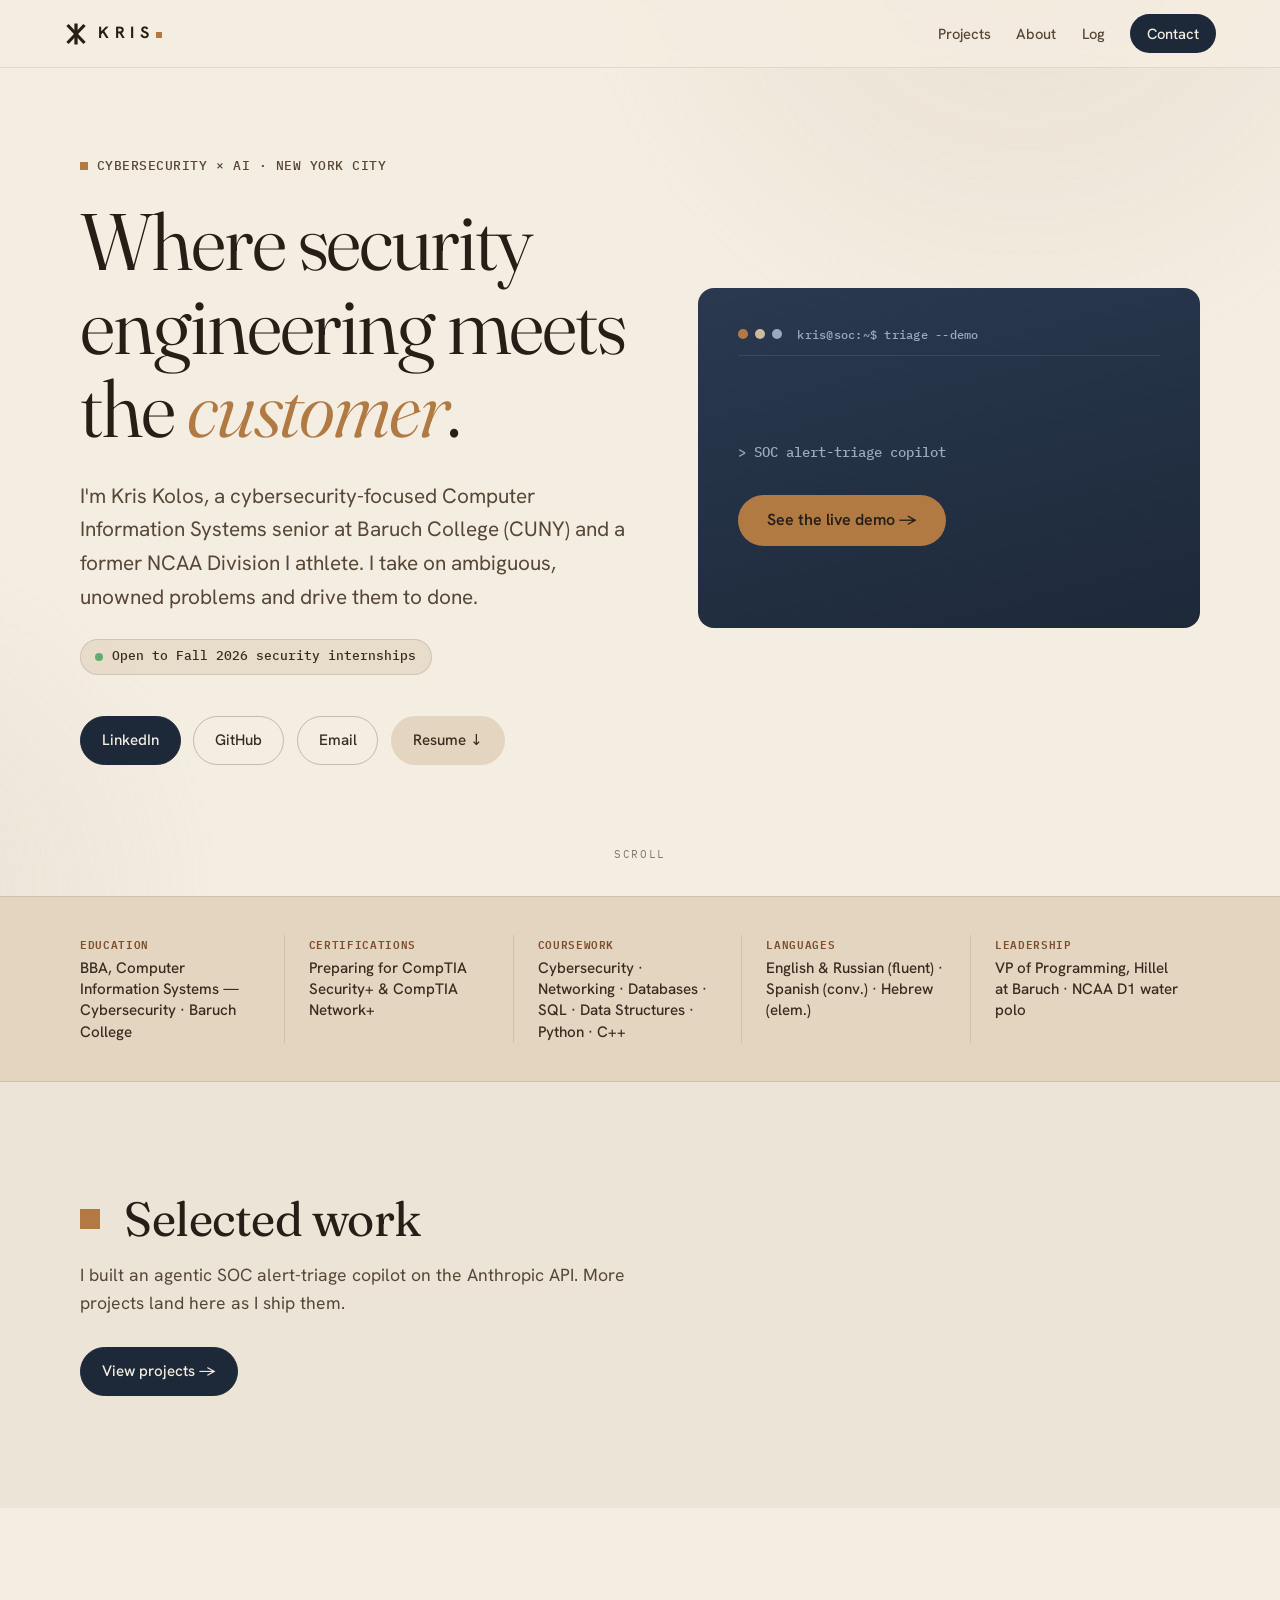
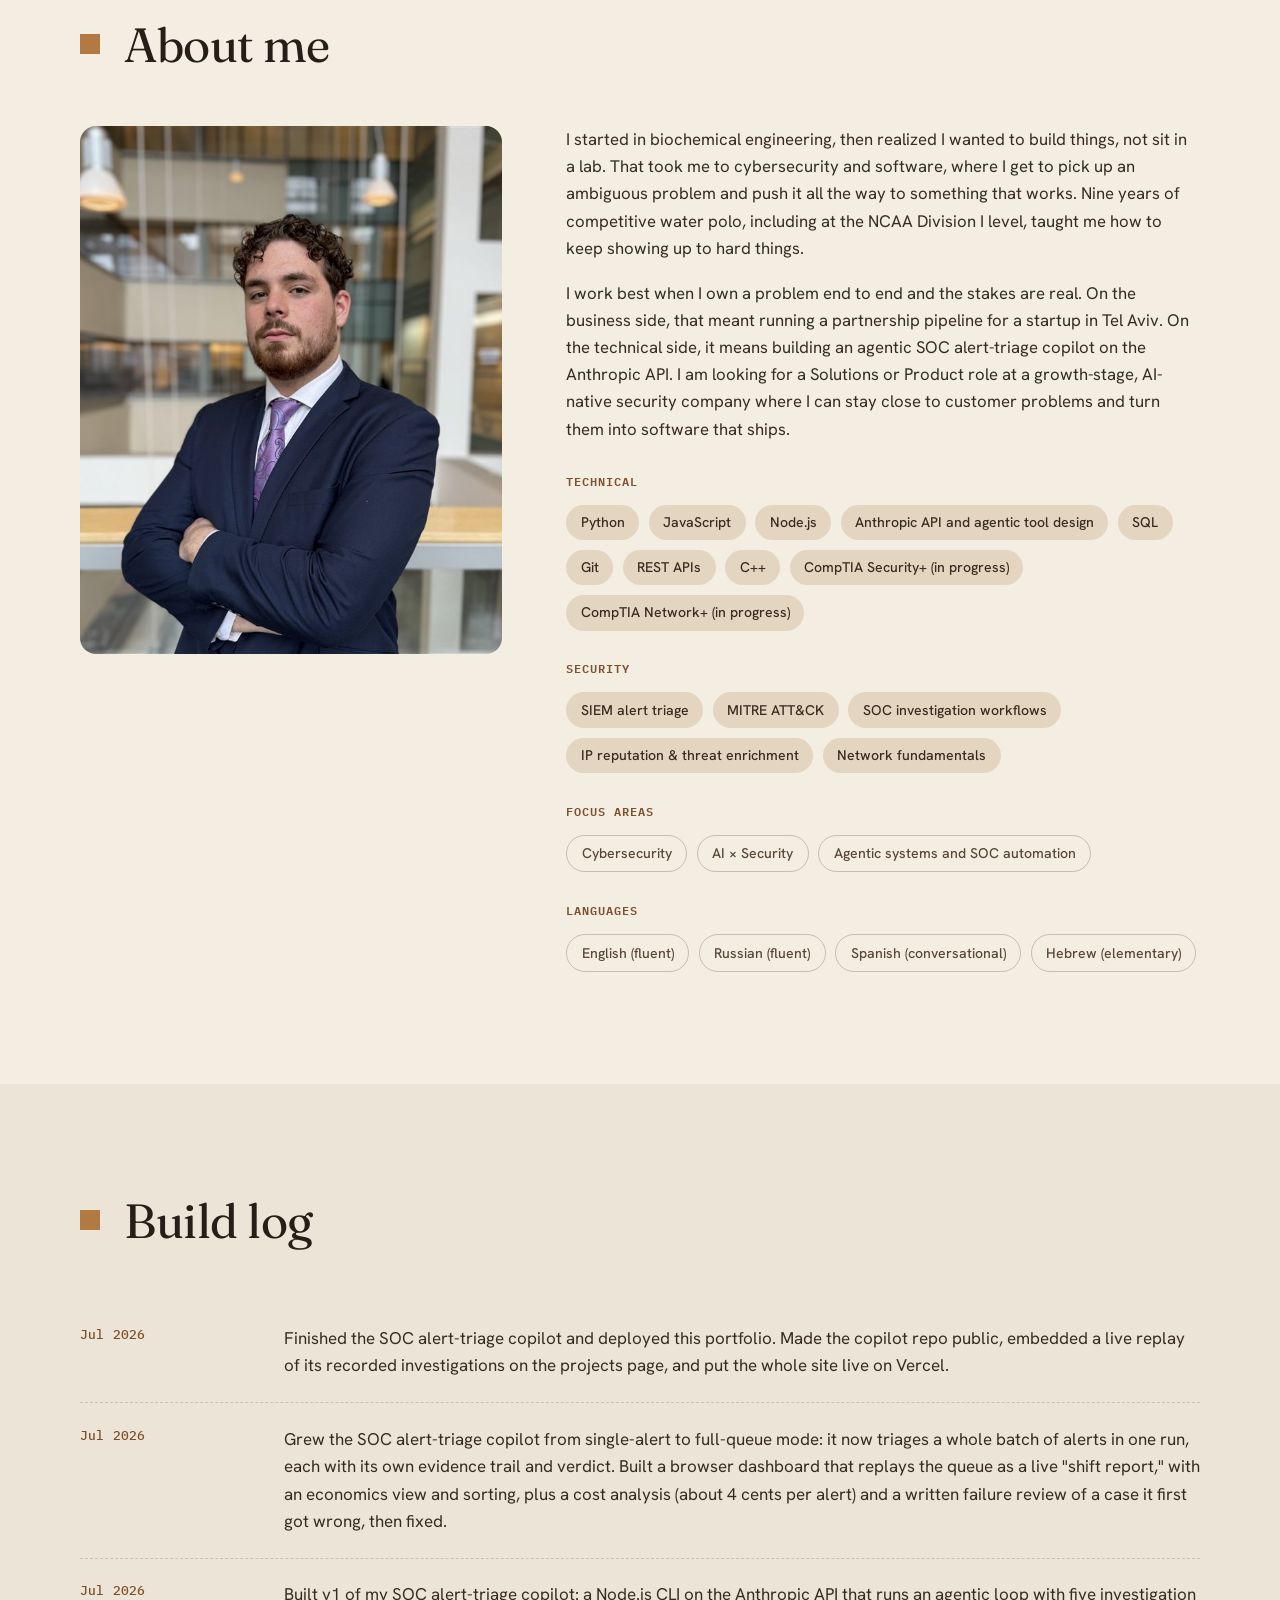
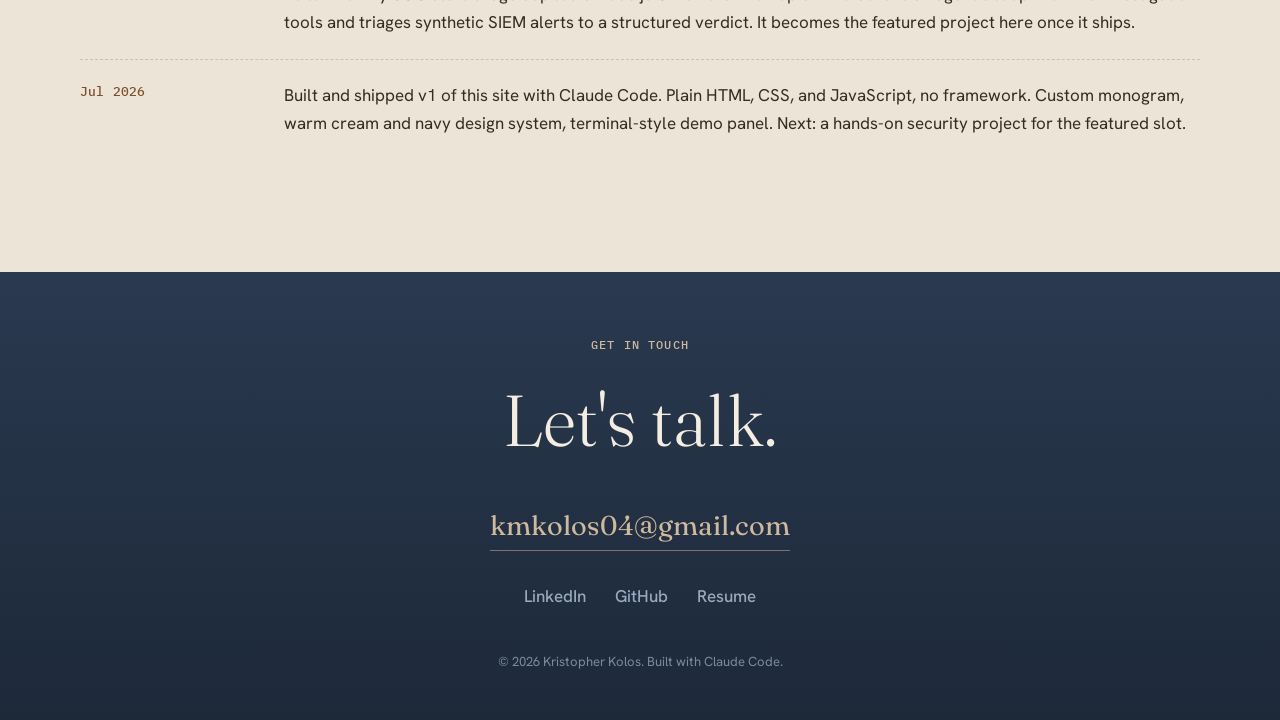
<file: index.html>
<!DOCTYPE html>
<html lang="en">
<head>
  <meta charset="UTF-8" />
  <meta name="viewport" content="width=device-width, initial-scale=1.0" />
  <title>Kris Kolos — Cybersecurity & AI</title>
  <meta name="description" content="Kris Kolos — Computer Information Systems senior at Baruch College, concentrating in cybersecurity and focused on security × AI. New York City." />

  <!-- Favicon (KK monogram mark) -->
  <link rel="icon" type="image/svg+xml" href="favicon.svg" />

  <!-- Social preview (shown when the link is shared on LinkedIn, iMessage, Slack, etc.)
       We'll add the preview image (og:image) when the site goes live and has a real web address. -->
  <meta property="og:type" content="website" />
  <meta property="og:title" content="Kris Kolos — Cybersecurity & AI" />
  <meta property="og:description" content="Computer Information Systems senior at Baruch College, concentrating in cybersecurity and focused on security × AI. New York City." />
  <meta name="twitter:card" content="summary_large_image" />

  <!-- Type system, three voices:
       Fraunces (editorial serif, headlines) · Hanken Grotesk (body) · IBM Plex Mono (labels/data, the "machine" voice) -->
  <link rel="preconnect" href="https://fonts.googleapis.com" />
  <link rel="preconnect" href="https://fonts.gstatic.com" crossorigin />
  <link href="https://fonts.googleapis.com/css2?family=Fraunces:ital,opsz,wght@0,9..144,300..700;1,9..144,400..600&family=Hanken+Grotesk:wght@400;500;600;700&family=IBM+Plex+Mono:wght@400;500;600&display=swap" rel="stylesheet" />

  <link rel="stylesheet" href="styles.css?v=2" />
</head>
<body>

  <!-- ============ STICKY NAV ============ -->
  <header class="nav" id="top">
    <div class="nav__inner">
      <a href="#top" class="nav__brand" aria-label="Kris Kolos — back to top">
        <svg class="nav__mark" viewBox="0 0 96 96" fill="none" stroke="currentColor" stroke-width="13" aria-hidden="true">
          <line x1="48" y1="6" x2="48" y2="90" />
          <line x1="14" y1="12" x2="82" y2="84" />
          <line x1="82" y1="12" x2="14" y2="84" />
        </svg>
        <span class="nav__word">KRIS<span class="nav__sq"></span></span>
      </a>
      <button class="nav__toggle" aria-label="Open menu" aria-expanded="false">
        <span></span><span></span><span></span>
      </button>
      <nav class="nav__links">
        <a href="projects.html">Projects</a>
        <a href="#about">About</a>
        <a href="#now">Log</a>
        <a href="#contact" class="nav__cta">Contact</a>
      </nav>
    </div>
  </header>

  <main>

    <!-- ============ HERO (two columns: pitch + live terminal) ============ -->
    <section class="hero">
      <div class="hero__grid">
        <div class="hero__inner">
          <p class="hero__eyebrow">Cybersecurity × AI · New York City</p>
          <h1 class="hero__headline">
            Where security engineering meets the <em>customer</em>.
          </h1>
          <p class="hero__sub">
            I'm Kris Kolos, a cybersecurity-focused Computer Information Systems senior at
            Baruch College (CUNY) and a former NCAA Division I athlete. I take on ambiguous,
            unowned problems and drive them to done.
          </p>
          <p class="hero__status"><span class="hero__dot"></span> Open to Fall 2026 security internships</p>
          <div class="hero__links">
            <a class="btn btn--solid" href="https://www.linkedin.com/in/KKOLOS" target="_blank" rel="noopener">LinkedIn</a>
            <a class="btn" href="https://github.com/KMKolos" target="_blank" rel="noopener">GitHub</a>
            <a class="btn" href="mailto:kmkolos04@gmail.com">Email</a>
            <a class="btn btn--ghost" href="resume.pdf?v=3" target="_blank" rel="noopener">Resume ↓</a>
          </div>
        </div>

        <div class="hero__visual">
          <div class="demo">
            <div class="demo__bar">
              <span class="demo__dot"></span><span class="demo__dot"></span><span class="demo__dot"></span>
              <code>kris@soc:~$ triage --demo</code>
            </div>
            <div class="demo__stage demo__stage--teaser">
              <p class="demo__readout">&gt; SOC alert-triage copilot</p>
              <a class="demo__btn demo__cta" href="projects.html#featured">See the live demo →</a>
            </div>
          </div>
        </div>
      </div>
      <div class="hero__scroll">Scroll</div>
    </section>

    <!-- ============ CREDENTIALS STRIP (fast-credibility row) ============ -->
    <section class="creds" aria-label="Credentials at a glance">
      <div class="creds__inner">
        <div class="creds__item">
          <span class="creds__label">Education</span>
          <span class="creds__value">BBA, Computer Information Systems — Cybersecurity · Baruch College</span>
        </div>
        <div class="creds__item">
          <span class="creds__label">Certifications</span>
          <span class="creds__value">Preparing for CompTIA Security+ &amp; CompTIA Network+</span>
        </div>
        <div class="creds__item">
          <span class="creds__label">Coursework</span>
          <span class="creds__value">Cybersecurity · Networking · Databases · SQL · Data Structures · Python · C++</span>
        </div>
        <div class="creds__item">
          <span class="creds__label">Languages</span>
          <span class="creds__value">English &amp; Russian (fluent) · Spanish (conv.) · Hebrew (elem.)</span>
        </div>
        <div class="creds__item">
          <span class="creds__label">Leadership</span>
          <span class="creds__value">VP of Programming, Hillel at Baruch · NCAA D1 water polo</span>
        </div>
      </div>
    </section>

    <!-- ============ SELECTED WORK (teaser → projects.html) ============ -->
    <section class="workcta" id="work">
      <div class="workcta__inner">
        <h2 class="section__title">Selected work</h2>
        <p class="workcta__lead">
          I built an agentic SOC alert-triage copilot on the Anthropic API. More projects
          land here as I ship them.
        </p>
        <a class="btn btn--solid workcta__btn" href="projects.html">View projects →</a>
      </div>
    </section>

    <!-- ============ ABOUT ============ -->
    <section class="about" id="about">
      <div class="section__head">
        <h2 class="section__title">About me</h2>
      </div>

      <div class="about__grid">
        <div class="about__photo">
          <div class="about__photoframe" id="headshot">
            <img src="headshot.jpg?v=1" alt="Kris Kolos" />
          </div>
        </div>
        <div class="about__body">
          <p>
            I started in biochemical engineering, then realized I wanted to build things, not sit
            in a lab. That took me to cybersecurity and software, where I get to pick up an
            ambiguous problem and push it all the way to something that works. Nine years of
            competitive water polo, including at the NCAA Division I level, taught me how to keep
            showing up to hard things.
          </p>
          <p>
            I work best when I own a problem end to end and the stakes are real. On the business
            side, that meant running a partnership pipeline for a startup in Tel Aviv. On the
            technical side, it means building an agentic SOC alert-triage copilot on the Anthropic
            API. I am looking for a Solutions or Product role at a growth-stage, AI-native security
            company where I can stay close to customer problems and turn them into software that ships.
          </p>

          <h3 class="about__skillshead">Technical</h3>
          <ul class="skills">
            <li>Python</li>
            <li>JavaScript</li>
            <li>Node.js</li>
            <li>Anthropic API and agentic tool design</li>
            <li>SQL</li>
            <li>Git</li>
            <li>REST APIs</li>
            <li>C++</li>
            <li>CompTIA Security+ (in progress)</li>
            <li>CompTIA Network+ (in progress)</li>
          </ul>

          <h3 class="about__skillshead">Security</h3>
          <ul class="skills">
            <li>SIEM alert triage</li>
            <li>MITRE ATT&amp;CK</li>
            <li>SOC investigation workflows</li>
            <li>IP reputation &amp; threat enrichment</li>
            <li>Network fundamentals</li>
          </ul>

          <h3 class="about__skillshead">Focus areas</h3>
          <ul class="skills skills--alt">
            <li>Cybersecurity</li>
            <li>AI × Security</li>
            <li>Agentic systems and SOC automation</li>
          </ul>

          <h3 class="about__skillshead">Languages</h3>
          <ul class="skills skills--alt">
            <li>English (fluent)</li>
            <li>Russian (fluent)</li>
            <li>Spanish (conversational)</li>
            <li>Hebrew (elementary)</li>
          </ul>
        </div>
      </div>
    </section>

    <!-- ============ NOW / BUILD LOG ============ -->
    <section class="now" id="now">
      <div class="section__head">
        <h2 class="section__title">Build log</h2>
      </div>

      <ol class="log">
        <!-- To add an entry: copy a log__item block and paste it at the TOP (newest first) -->
        <li class="log__item">
          <time class="log__date">Jul 2026</time>
          <p class="log__text">Finished the SOC alert-triage copilot and deployed this portfolio. Made the copilot repo public, embedded a live replay of its recorded investigations on the projects page, and put the whole site live on Vercel.</p>
        </li>
        <li class="log__item">
          <time class="log__date">Jul 2026</time>
          <p class="log__text">Grew the SOC alert-triage copilot from single-alert to full-queue mode: it now triages a whole batch of alerts in one run, each with its own evidence trail and verdict. Built a browser dashboard that replays the queue as a live "shift report," with an economics view and sorting, plus a cost analysis (about 4 cents per alert) and a written failure review of a case it first got wrong, then fixed.</p>
        </li>
        <li class="log__item">
          <time class="log__date">Jul 2026</time>
          <p class="log__text">Built v1 of my SOC alert-triage copilot: a Node.js CLI on the Anthropic API that runs an agentic loop with five investigation tools and triages synthetic SIEM alerts to a structured verdict. It becomes the featured project here once it ships.</p>
        </li>
        <li class="log__item">
          <time class="log__date">Jul 2026</time>
          <p class="log__text">Built and shipped v1 of this site with Claude Code. Plain HTML, CSS, and JavaScript, no framework. Custom monogram, warm cream and navy design system, terminal-style demo panel. Next: a hands-on security project for the featured slot.</p>
        </li>
      </ol>
    </section>

    <!-- ============ WRITING PREVIEWS ============
         HIDDEN FOR NOW: an empty blog reads as abandoned. When you have 2+ real
         pieces, just ask me to "turn the writing section back on" and I'll un-hide this.
    <section class="writing" id="writing">
      <div class="section__head">
        <h2 class="section__title">Things I've been thinking about</h2>
      </div>

      <div class="writing__list">
        <a class="post" href="#">
          <span class="post__date">Placeholder date</span>
          <h3 class="post__title">An essay title goes here</h3>
          <p class="post__excerpt">A one or two line preview of the piece, just enough to make someone want to click.</p>
          <span class="post__more">Read →</span>
        </a>
        <a class="post" href="#">
          <span class="post__date">Placeholder date</span>
          <h3 class="post__title">A second piece of writing</h3>
          <p class="post__excerpt">A one or two line preview of the piece, just enough to make someone want to click.</p>
          <span class="post__more">Read →</span>
        </a>
        <a class="post" href="#">
          <span class="post__date">Placeholder date</span>
          <h3 class="post__title">A third short post</h3>
          <p class="post__excerpt">A one or two line preview of the piece, just enough to make someone want to click.</p>
          <span class="post__more">Read →</span>
        </a>
      </div>
    </section>
    ============ END WRITING ============ -->

  </main>

  <!-- ============ CONTACT FOOTER ============ -->
  <footer class="contact" id="contact">
    <div class="contact__inner">
      <p class="contact__kicker">Get in touch</p>
      <h2 class="contact__headline">Let's talk.</h2>
      <a class="contact__email" href="mailto:kmkolos04@gmail.com">kmkolos04@gmail.com</a>
      <div class="contact__links">
        <a href="https://www.linkedin.com/in/KKOLOS" target="_blank" rel="noopener">LinkedIn</a>
        <a href="https://github.com/KMKolos" target="_blank" rel="noopener">GitHub</a>
        <a href="resume.pdf?v=3" target="_blank" rel="noopener">Resume</a>
      </div>
      <p class="contact__fine">© <span id="year"></span> Kristopher Kolos. Built with Claude Code.</p>
    </div>
  </footer>

  <script src="main.js"></script>
</body>
</html>
</file>
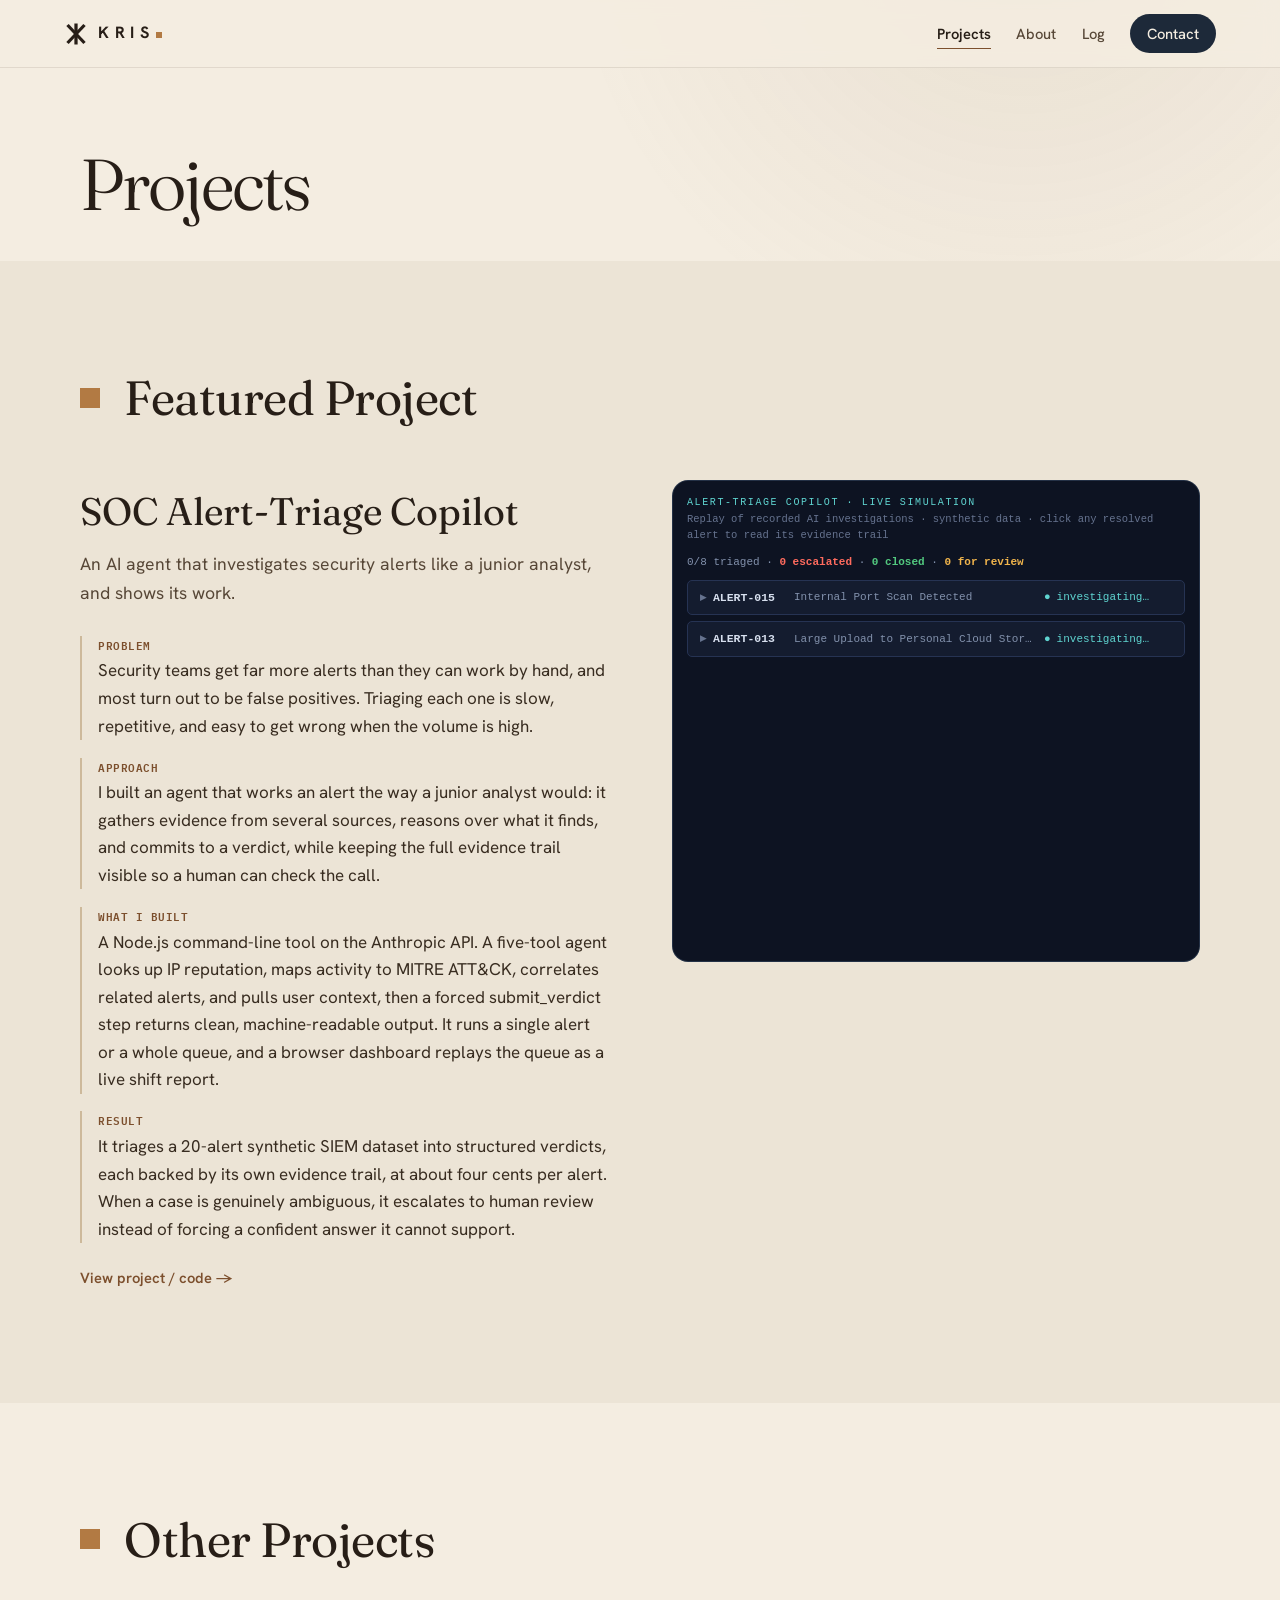
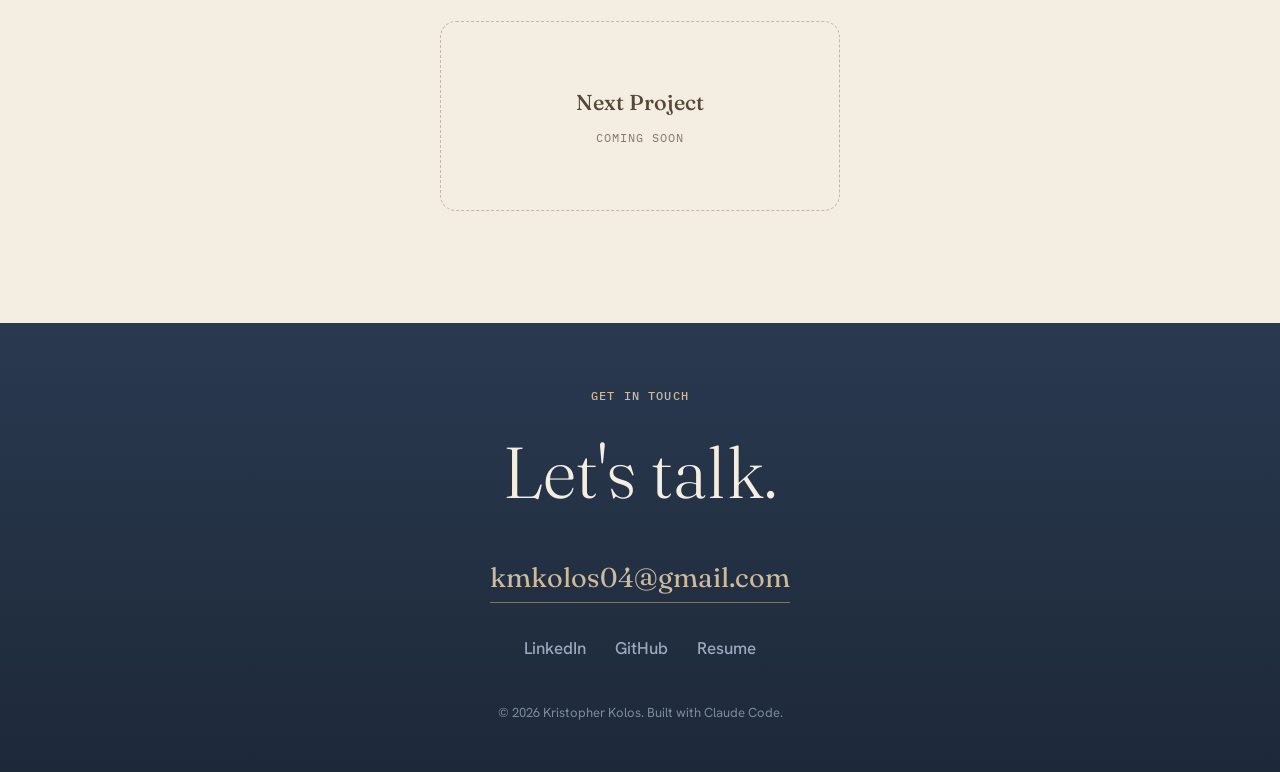
<file: projects.html>
<!DOCTYPE html>
<html lang="en">
<head>
  <meta charset="UTF-8" />
  <meta name="viewport" content="width=device-width, initial-scale=1.0" />
  <title>Projects — Kris Kolos</title>
  <meta name="description" content="Projects by Kris Kolos — cybersecurity and AI, including an agentic SOC alert-triage copilot." />

  <link rel="icon" type="image/svg+xml" href="favicon.svg" />

  <meta property="og:type" content="website" />
  <meta property="og:title" content="Projects — Kris Kolos" />
  <meta property="og:description" content="Cybersecurity and AI projects, including an agentic SOC alert-triage copilot." />
  <meta name="twitter:card" content="summary_large_image" />

  <link rel="preconnect" href="https://fonts.googleapis.com" />
  <link rel="preconnect" href="https://fonts.gstatic.com" crossorigin />
  <link href="https://fonts.googleapis.com/css2?family=Fraunces:ital,opsz,wght@0,9..144,300..700;1,9..144,400..600&family=Hanken+Grotesk:wght@400;500;600;700&family=IBM+Plex+Mono:wght@400;500;600&display=swap" rel="stylesheet" />

  <link rel="stylesheet" href="styles.css?v=2" />
</head>
<body>

  <!-- ============ STICKY NAV ============ -->
  <header class="nav" id="top">
    <div class="nav__inner">
      <a href="index.html" class="nav__brand" aria-label="Kris Kolos — home">
        <svg class="nav__mark" viewBox="0 0 96 96" fill="none" stroke="currentColor" stroke-width="13" aria-hidden="true">
          <line x1="48" y1="6" x2="48" y2="90" />
          <line x1="14" y1="12" x2="82" y2="84" />
          <line x1="82" y1="12" x2="14" y2="84" />
        </svg>
        <span class="nav__word">KRIS<span class="nav__sq"></span></span>
      </a>
      <button class="nav__toggle" aria-label="Open menu" aria-expanded="false">
        <span></span><span></span><span></span>
      </button>
      <nav class="nav__links">
        <a href="projects.html" class="active">Projects</a>
        <a href="index.html#about">About</a>
        <a href="index.html#now">Log</a>
        <a href="#contact" class="nav__cta">Contact</a>
      </nav>
    </div>
  </header>

  <main>

    <!-- ============ PAGE HEADER ============ -->
    <section class="pagehead">
      <div class="pagehead__inner">
        <h1 class="pagehead__title">Projects</h1>
      </div>
    </section>

    <!-- ============ FEATURED PROJECT ============ -->
    <section class="featured" id="featured">
      <div class="section__head">
        <h2 class="section__title">Featured Project</h2>
      </div>

      <div class="featured__grid">
        <div class="featured__text">
          <h3 class="featured__name">SOC Alert-Triage Copilot</h3>
          <p class="featured__tagline">An AI agent that investigates security alerts like a junior analyst, and shows its work.</p>
          <dl class="paps">
            <div><dt>Problem</dt><dd>Security teams get far more alerts than they can work by hand, and most turn out to be false positives. Triaging each one is slow, repetitive, and easy to get wrong when the volume is high.</dd></div>
            <div><dt>Approach</dt><dd>I built an agent that works an alert the way a junior analyst would: it gathers evidence from several sources, reasons over what it finds, and commits to a verdict, while keeping the full evidence trail visible so a human can check the call.</dd></div>
            <div><dt>What I built</dt><dd>A Node.js command-line tool on the Anthropic API. A five-tool agent looks up IP reputation, maps activity to MITRE ATT&amp;CK, correlates related alerts, and pulls user context, then a forced submit_verdict step returns clean, machine-readable output. It runs a single alert or a whole queue, and a browser dashboard replays the queue as a live shift report.</dd></div>
            <div><dt>Result</dt><dd>It triages a 20-alert synthetic SIEM dataset into structured verdicts, each backed by its own evidence trail, at about four cents per alert. When a case is genuinely ambiguous, it escalates to human review instead of forcing a confident answer it cannot support.</dd></div>
          </dl>
          <a class="proj-link" href="https://github.com/KMKolos/alert-triage-copilot" target="_blank" rel="noopener">View project / code →</a>
        </div>

        <!-- Live demo: self-contained replay of recorded copilot investigations -->
        <div class="featured__interactive">
          <div class="mediaslot mediaslot--live">
            <iframe src="soc-demo.html" title="Live demo: SOC alert-triage copilot replaying recorded investigations" loading="lazy"></iframe>
          </div>
        </div>
      </div>
    </section>

    <!-- ============ OTHER PROJECTS GRID ============ -->
    <section class="work" id="otherwork">
      <div class="section__head">
        <h2 class="section__title">Other Projects</h2>
      </div>

      <!-- Single placeholder slot for now; add real cards here later (each: card w/ head + paps) -->
      <div class="work__grid work__grid--single">
        <article class="card card--next">
          <h3 class="card__title">Next Project</h3>
          <span class="card__next-note">Coming soon</span>
        </article>
      </div>
    </section>

  </main>

  <!-- ============ CONTACT FOOTER ============ -->
  <footer class="contact" id="contact">
    <div class="contact__inner">
      <p class="contact__kicker">Get in touch</p>
      <h2 class="contact__headline">Let's talk.</h2>
      <a class="contact__email" href="mailto:kmkolos04@gmail.com">kmkolos04@gmail.com</a>
      <div class="contact__links">
        <a href="https://www.linkedin.com/in/KKOLOS" target="_blank" rel="noopener">LinkedIn</a>
        <a href="https://github.com/KMKolos" target="_blank" rel="noopener">GitHub</a>
        <a href="resume.pdf?v=3" target="_blank" rel="noopener">Resume</a>
      </div>
      <p class="contact__fine">© <span id="year"></span> Kristopher Kolos. Built with Claude Code.</p>
    </div>
  </footer>

  <script src="main.js"></script>
</body>
</html>
</file>
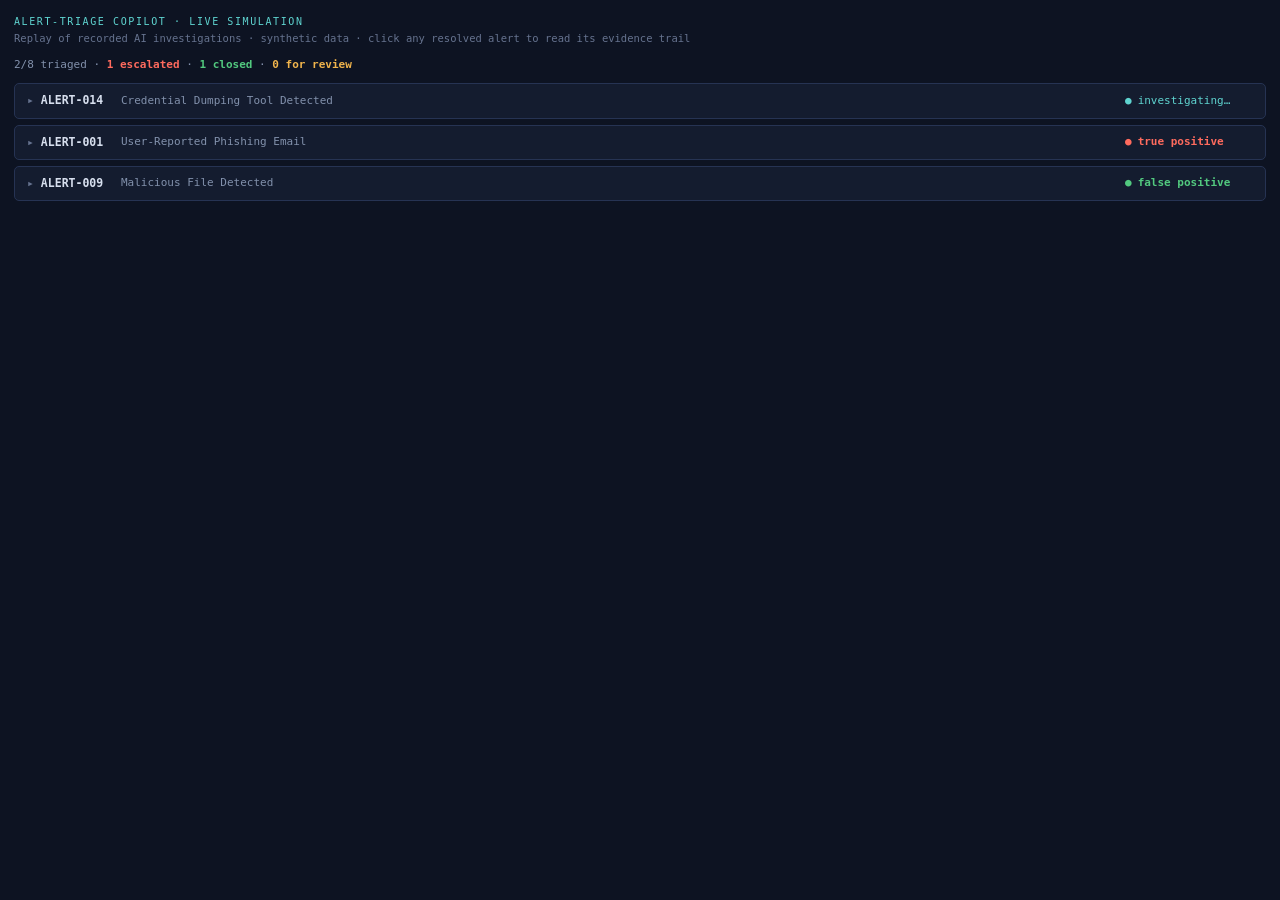
<file: soc-demo.html>
<!DOCTYPE html>
<html lang="en">
<head>
<meta charset="utf-8">
<meta name="viewport" content="width=device-width, initial-scale=1">
<title>SOC Alert-Triage Copilot — Live Simulation</title>
<style>
  :root {
    --ink: #0d1322; --panel: #141c2f; --panel-2: #1a2440; --line: #263353;
    --text: #d7dfee; --muted: #8291ac; --dim: #66738f;
    --tp: #ff6b5e; --fp: #52c97f; --rev: #f0b44c; --tool: #5fd4d0;
    --mono: "Cascadia Mono", Consolas, "SF Mono", ui-monospace, monospace;
  }
  * { box-sizing: border-box; margin: 0; }
  html, body { height: 100%; }
  body {
    background: var(--ink); color: var(--text);
    font-family: var(--mono); font-size: 12px; line-height: 1.5;
    padding: 14px 14px 18px; overflow-y: auto;
  }
  .eyebrow { color: var(--tool); font-size: 10px; letter-spacing: 0.16em; text-transform: uppercase; }
  .sub { color: var(--dim); font-size: 10.5px; margin-top: 2px; }
  .counters { color: var(--muted); font-size: 11px; margin: 10px 0 10px; }
  .counters b.tp { color: var(--tp); } .counters b.fp { color: var(--fp); } .counters b.rev { color: var(--rev); }

  .rowline { display: grid; grid-template-columns: 84px 1fr 128px; gap: 10px; align-items: center; }
  .case { background: var(--panel); border: 1px solid var(--line); border-radius: 5px; margin-bottom: 6px; }
  .case[open] { border-color: #35476f; }
  summary { list-style: none; cursor: pointer; padding: 8px 12px; }
  summary::-webkit-details-marker { display: none; }
  summary:hover { background: var(--panel-2); }
  summary:focus-visible { outline: 2px solid var(--tool); outline-offset: -2px; }
  .aid { font-weight: 700; font-size: 11.5px; }
  .aid::before { content: "▸ "; color: var(--dim); }
  details[open] .aid::before { content: "▾ "; }
  .rule { color: var(--muted); font-size: 11px; overflow: hidden; text-overflow: ellipsis; white-space: nowrap; }
  .chip { font-weight: 700; font-size: 11px; }
  .chip::before { content: "●"; margin-right: 6px; }
  .chip.tp { color: var(--tp); } .chip.fp { color: var(--fp); } .chip.rev { color: var(--rev); }
  .chip.inv { color: var(--tool); font-weight: 400; }
  .pending .rowline { padding: 8px 12px; }
  @media (prefers-reduced-motion: no-preference) {
    .chip.inv::before { animation: invpulse 1.1s ease-in-out infinite; }
    @keyframes invpulse { 50% { opacity: 0.2; } }
  }

  .trail { border-top: 1px solid var(--line); padding: 12px 14px 14px; border-left: 3px solid var(--line); }
  .tpb .trail { border-left-color: var(--tp); }
  .fpb .trail { border-left-color: var(--fp); }
  .revb .trail { border-left-color: var(--rev); }
  .reason { color: var(--dim); white-space: pre-wrap; overflow-wrap: anywhere; margin: 10px 0; font-size: 11px; max-height: 150px; overflow-y: auto; }
  .tline { color: var(--tool); margin-top: 6px; overflow-wrap: anywhere; font-size: 11px; }
  .tres { color: var(--muted); overflow-wrap: anywhere; font-size: 11px; }
  .verdictbox { border-top: 1px solid var(--line); margin-top: 12px; padding-top: 10px; }
  .verdictbox .headline { margin-bottom: 6px; }
  .verdictbox p { margin: 6px 0; font-size: 11.5px; }
  .mitre span { border: 1px solid var(--line); border-radius: 4px; padding: 0 6px; margin-right: 5px; color: var(--muted); font-size: 10.5px; }
  .actions { margin: 6px 0 0 16px; font-size: 11px; }
  .actions li { margin: 4px 0; }
</style>
</head>
<body>
  <div class="eyebrow">Alert-Triage Copilot · Live Simulation</div>
  <div class="sub" id="sub">Replay of recorded AI investigations · synthetic data · click any resolved alert to read its evidence trail</div>
  <div class="counters" id="counters"></div>
  <div id="queue"></div>

<script>
// Self-contained portfolio demo: replays 8 RECORDED investigations by the
// alert-triage copilot (github.com/KMKolos/alert-triage-copilot) as an
// arriving feed. All data is synthetic and baked into this file — no server,
// no API calls, nothing live. Loops forever.
const DATA = [{"alert_id":"ALERT-001","rule_name":"User-Reported Phishing Email","verdict":{"verdict":"true_positive","severity":"critical","confidence":99,"summary":"k.reyes (Sales Director) submitted her credentials to a credential-harvesting page at 203.0.113.88 (abuse score 94/100, known phishing host impersonating DocuSign) after clicking a spearphishing link sent from 198.51.100.60 (abuse score 88/100, known phishing mail server, DMARC fail). The stolen credentials were confirmed used within hours: ALERT-018 shows an impossible travel login from Lagos, Nigeria (same malicious IP 203.0.113.88) via legacy IMAP — bypassing MFA — followed within 4 minutes by creation of a mail-forwarding rule to an external address, a textbook Business Email Compromise pattern. The account is actively compromised and data exfiltration via email forwarding is ongoing.","mitre_techniques":["T1566.002","T1078","T1621","T1114.003"],"recommended_actions":["IMMEDIATE — Disable k.reyes's account and revoke all active sessions in Okta/Azure AD right now to stop the ongoing unauthorized access.","IMMEDIATE — Identify and delete the malicious mail-forwarding rule from k.reyes's mailbox; audit all mail sent to the external forwarding address to assess data exfiltration scope.","Force a password reset for k.reyes, ensure the new session requires MFA, and block legacy authentication protocols (IMAP/POP/SMTP AUTH) for her account and org-wide if not already enforced.","Block 198.51.100.60 and 203.0.113.88 at the email gateway and perimeter firewall; submit docusign-secure-view[.]com to your DNS/proxy blocklist and hunt for other users who may have received the same phishing email and clicked the link."]},"evidence_trail":[{"type":"reasoning","text":"I'll investigate this alert thoroughly. Let me kick off all the independent lookups simultaneously."},{"type":"tool_call","tool":"lookup_ip_reputation","input":{"ip":"198.51.100.60"},"result":{"ip":"198.51.100.60","reputation":"malicious","known_malicious":true,"abuse_score":88,"country":"UA","city":"Kyiv","isp":"BlueWave Networks","categories":["spam","phishing"],"last_reported":"2026-06-26","notes":"Mail server repeatedly reported for sending phishing campaigns. Not associated with any legitimate mail provider."}},{"type":"tool_call","tool":"lookup_ip_reputation","input":{"ip":"203.0.113.88"},"result":{"ip":"203.0.113.88","reputation":"malicious","known_malicious":true,"abuse_score":94,"country":"NG","city":"Lagos","isp":"SwiftLink Hosting","categories":["phishing","credential-harvesting"],"last_reported":"2026-06-30","notes":"Hosts multiple credential-harvesting pages impersonating document-signing services."}},{"type":"tool_call","tool":"get_user_context","input":{"username":"k.reyes"},"result":{"username":"k.reyes","full_name":"Katherine Reyes","account_type":"employee","role":"Sales Director","department":"Sales","is_admin":false,"normal_hours":"09:00-18:00 ET","normal_location":"Miami, FL (remote)","notes":"Travels frequently within the US for client meetings. No international travel on file."}},{"type":"tool_call","tool":"get_related_alerts","input":{"field":"src_ip","value":"198.51.100.60"},"result":{"count":1,"alerts":[{"id":"ALERT-001","timestamp":"2026-06-26T15:09:12Z","source":"Proofpoint","rule_name":"User-Reported Phishing Email","reported_severity":"medium","src_ip":"198.51.100.60","dst_ip":null,"user":"k.reyes","host":null,"raw_details":"Employee reported email 'DocuSign: Contract agreement awaiting your signature' AFTER clicking the link and entering her password on the landing page. Link resolved to hxxp://docusign-secure-view[.]com hosted at 203.0.113.88. Sending server failed DMARC. User states she entered her credentials before becoming suspicious and reporting."}]}},{"type":"tool_call","tool":"get_related_alerts","input":{"field":"user","value":"k.reyes"},"result":{"count":2,"alerts":[{"id":"ALERT-001","timestamp":"2026-06-26T15:09:12Z","source":"Proofpoint","rule_name":"User-Reported Phishing Email","reported_severity":"medium","src_ip":"198.51.100.60","dst_ip":null,"user":"k.reyes","host":null,"raw_details":"Employee reported email 'DocuSign: Contract agreement awaiting your signature' AFTER clicking the link and entering her password on the landing page. Link resolved to hxxp://docusign-secure-view[.]com hosted at 203.0.113.88. Sending server failed DMARC. User states she entered her credentials before becoming suspicious and reporting."},{"id":"ALERT-018","timestamp":"2026-07-01T12:16:45Z","source":"Okta","rule_name":"Impossible Travel Detected","reported_severity":"medium","src_ip":"203.0.113.88","dst_ip":null,"user":"k.reyes","host":null,"raw_details":"Login from Miami, FL at 11:58 UTC followed by a login from Lagos, Nigeria at 12:16 UTC — 18 minutes apart. The second session used the legacy IMAP protocol, which is not protected by MFA. Within 4 minutes of login, a new mailbox rule was created that forwards all incoming mail to an external address."}]}},{"type":"tool_call","tool":"lookup_mitre_technique","input":{"behavior":"phishing for credentials via fake login page"},"result":{"matches":[{"technique_id":"T1566","technique_name":"Phishing","tactic":"Initial Access","description":"Fraudulent messages that trick users into revealing credentials or running malware."}]}},{"type":"reasoning","text":"This is escalating fast — ALERT-018 shows the credentials have already been used. Let me immediately grab the additional MITRE techniques for the follow-on behaviors."},{"type":"tool_call","tool":"lookup_mitre_technique","input":{"behavior":"stolen credentials used to log in from foreign location"},"result":{"note":"No technique matched that behavior. Try one of these.","available_behaviors":["brute_force","password_spraying","phishing","spearphishing_link","valid_accounts","credential_dumping","network_service_discovery","lateral_movement_smb","scheduled_task","create_account","email_forwarding_rule","mfa_abuse","exfiltration_over_web","exfiltration_to_cloud","data_from_cloud_storage","obfuscated_powershell"]}},{"type":"tool_call","tool":"lookup_mitre_technique","input":{"behavior":"email forwarding rule created to exfiltrate email to external address"},"result":{"matches":[{"technique_id":"T1114.003","technique_name":"Email Collection: Email Forwarding Rule","tactic":"Collection","description":"Auto-forwarding a victim's mail to an attacker-controlled address. A classic indicator of business email compromise."}]}},{"type":"tool_call","tool":"lookup_mitre_technique","input":{"behavior":"using legacy authentication protocol to bypass MFA"},"result":{"note":"No technique matched that behavior. Try one of these.","available_behaviors":["brute_force","password_spraying","phishing","spearphishing_link","valid_accounts","credential_dumping","network_service_discovery","lateral_movement_smb","scheduled_task","create_account","email_forwarding_rule","mfa_abuse","exfiltration_over_web","exfiltration_to_cloud","data_from_cloud_storage","obfuscated_powershell"]}},{"type":"tool_call","tool":"lookup_mitre_technique","input":{"behavior":"valid_accounts"},"result":{"matches":[{"technique_id":"T1078","technique_name":"Valid Accounts","tactic":"Initial Access / Defense Evasion","description":"An attacker logs in with stolen but legitimate credentials, blending in with normal user activity."}]}},{"type":"tool_call","tool":"lookup_mitre_technique","input":{"behavior":"mfa_abuse"},"result":{"matches":[{"technique_id":"T1621","technique_name":"Multi-Factor Authentication Request Generation","tactic":"Credential Access","description":"Getting around two-factor authentication, e.g. by spamming MFA push prompts until the user approves one, or by using legacy protocols that skip MFA entirely."}]}},{"type":"tool_call","tool":"lookup_mitre_technique","input":{"behavior":"spearphishing_link"},"result":{"matches":[{"technique_id":"T1566","technique_name":"Phishing","tactic":"Initial Access","description":"Fraudulent messages that trick users into revealing credentials or running malware."},{"technique_id":"T1566.002","technique_name":"Phishing: Spearphishing Link","tactic":"Initial Access","description":"A phishing email containing a link to a credential-harvesting or malware-delivery page."}]}},{"type":"reasoning","text":"The full picture is now clear. This is a confirmed, active Business Email Compromise (BEC) incident. Let me submit the verdict."}]},{"alert_id":"ALERT-009","rule_name":"Malicious File Detected","verdict":{"verdict":"false_positive","severity":"low","confidence":98,"summary":"Security Engineer s.whitfield (Sarah Whitfield) placed the EICAR standard AV test file in a clearly named 'av-validation' directory on SEC-WS-003 during normal working hours. Her user profile explicitly documents that she runs quarterly endpoint agent validation tests using EICAR files on this host. There are no related alerts on the user, host, or source IP, and the file was automatically quarantined — confirming the AV agent is working as intended. This is a textbook false positive generated by a scheduled, authorized security validation activity.","mitre_techniques":[],"recommended_actions":["Close the alert as a false positive — no remediation action is required.","Add a detection exclusion or alert suppression rule for EICAR file detections in paths matching *\\av-validation\\ attributed to security team accounts, to reduce alert noise during future quarterly validations.","Confirm with Sarah Whitfield or her manager that Q3 2026 quarterly validation is underway, as a lightweight audit step.","Consider formalizing a 'test window' maintenance mode in CrowdStrike so scheduled validation activity is tagged at the source, preventing future false positive escalations."]},"evidence_trail":[{"type":"reasoning","text":"I'll investigate this alert systematically by checking the user context, related alerts, and the source IP simultaneously."},{"type":"tool_call","tool":"get_user_context","input":{"username":"s.whitfield"},"result":{"username":"s.whitfield","full_name":"Sarah Whitfield","account_type":"employee","role":"Security Engineer","department":"Security","is_admin":true,"normal_hours":"09:00-17:00 ET","normal_location":"New York, NY (hybrid)","notes":"Runs scheduled endpoint agent validation each quarter, which includes EICAR test files. Detections on SEC-WS-003 during test windows are usually expected."}},{"type":"tool_call","tool":"get_related_alerts","input":{"field":"user","value":"s.whitfield"},"result":{"count":1,"alerts":[{"id":"ALERT-009","timestamp":"2026-06-29T10:12:33Z","source":"CrowdStrike","rule_name":"Malicious File Detected","reported_severity":"high","src_ip":"10.10.7.15","dst_ip":null,"user":"s.whitfield","host":"SEC-WS-003","raw_details":"File eicar.com detected in C:\\Users\\s.whitfield\\Downloads\\av-validation\\. SHA256 hash matches the EICAR standard antivirus test file. The file was quarantined automatically. Detection occurred during the security team's scheduled quarterly endpoint agent validation."}]}},{"type":"tool_call","tool":"get_related_alerts","input":{"field":"host","value":"SEC-WS-003"},"result":{"count":1,"alerts":[{"id":"ALERT-009","timestamp":"2026-06-29T10:12:33Z","source":"CrowdStrike","rule_name":"Malicious File Detected","reported_severity":"high","src_ip":"10.10.7.15","dst_ip":null,"user":"s.whitfield","host":"SEC-WS-003","raw_details":"File eicar.com detected in C:\\Users\\s.whitfield\\Downloads\\av-validation\\. SHA256 hash matches the EICAR standard antivirus test file. The file was quarantined automatically. Detection occurred during the security team's scheduled quarterly endpoint agent validation."}]}},{"type":"tool_call","tool":"get_related_alerts","input":{"field":"src_ip","value":"10.10.7.15"},"result":{"count":1,"alerts":[{"id":"ALERT-009","timestamp":"2026-06-29T10:12:33Z","source":"CrowdStrike","rule_name":"Malicious File Detected","reported_severity":"high","src_ip":"10.10.7.15","dst_ip":null,"user":"s.whitfield","host":"SEC-WS-003","raw_details":"File eicar.com detected in C:\\Users\\s.whitfield\\Downloads\\av-validation\\. SHA256 hash matches the EICAR standard antivirus test file. The file was quarantined automatically. Detection occurred during the security team's scheduled quarterly endpoint agent validation."}]}},{"type":"reasoning","text":"All the evidence I need is in. Let me compile the findings:\n\n---\n\n### 🔍 Investigation Summary\n\n| Factor | Finding |\n|---|---|\n| **File detected** | `eicar.com` — the industry-standard harmless AV test string, not real malware |\n| **File path** | `C:\\Users\\s.whitfield\\Downloads\\av-validation\\` — clearly a deliberate test directory |\n| **User (s.whitfield)** | Sarah Whitfield, **Security Engineer** in the Security department |\n| **User notes** | HR/IT records explicitly state she *\"Runs scheduled endpoint agent validation each quarter, which includes EICAR test files. Detections on SEC-WS-003 during test windows are **usually expected**.\"* |\n| **Timing** | Alert at 10:12 ET — within her normal 09:00–17:00 ET working hours |\n| **Related alerts** | No other alerts on this user, host, or IP — this is a fully isolated, single event |\n| **File disposition** | Quarantined automatically — AV behaved exactly as intended |\n| **Src IP** | Internal RFC-1918 address (10.10.7.15), no external threat actor involvement |\n\n---\n\n### ✅ Verdict: False Positive\n\nEvery data point converges on this being an **expected, authorized, security team activity**. The EICAR file is a benign test vector (no shellcode, no payload), the path is named `av-validation`, the user is a Security Engineer whose documented role includes this exact task, the timing is within working hours, and there are no related suspicious alerts. The AV engine also functioned correctly by quarantining it."}]},{"alert_id":"ALERT-010","rule_name":"Excessive Failed Login Attempts","verdict":{"verdict":"false_positive","severity":"low","confidence":95,"summary":"The 12 failed login attempts were triggered because IT expired r.caldwell's password under the 90-day rotation policy moments before she arrived at work — she was unaware the password had changed. All activity originated from the corporate HQ egress IP (192.0.2.201), on her registered laptop, during her normal working hours (09:02 CT). She resolved the issue through the legitimate self-service password reset flow and logged in successfully. No related alerts exist for this user or IP, and the IP carries zero abuse history.","mitre_techniques":[],"recommended_actions":["Close the alert as a false positive — no further escalation needed.","Consider configuring the SIEM rule to suppress alerts when failed logins are directly preceded by an IT-initiated password expiration event for the same account.","Optionally, have IT notify users proactively (email/SMS) when their password is force-expired under the rotation policy to reduce helpdesk friction.","No action required on the user account — Renee Caldwell's credentials and device posture are normal."]},"evidence_trail":[{"type":"reasoning","text":"I'll investigate this alert thoroughly before reaching a verdict. Let me kick off all the independent lookups simultaneously."},{"type":"tool_call","tool":"lookup_ip_reputation","input":{"ip":"192.0.2.201"},"result":{"ip":"192.0.2.201","reputation":"clean","known_malicious":false,"abuse_score":0,"country":"US","city":"Chicago","isp":"Meridian Business Fiber","categories":["corporate-egress"],"last_reported":null,"notes":"The organization's headquarters internet egress IP. Nearly all on-site employee traffic exits through this address."}},{"type":"tool_call","tool":"get_user_context","input":{"username":"r.caldwell"},"result":{"username":"r.caldwell","full_name":"Renee Caldwell","account_type":"employee","role":"HR Business Partner","department":"Human Resources","is_admin":false,"normal_hours":"09:00-17:00 CT","normal_location":"Chicago, IL (HQ, on-site)","notes":"Standard user."}},{"type":"tool_call","tool":"get_related_alerts","input":{"field":"src_ip","value":"192.0.2.201"},"result":{"count":1,"alerts":[{"id":"ALERT-010","timestamp":"2026-06-30T09:02:17Z","source":"Okta","rule_name":"Excessive Failed Login Attempts","reported_severity":"low","src_ip":"192.0.2.201","dst_ip":null,"user":"r.caldwell","host":null,"raw_details":"12 failed password attempts over 14 minutes from corporate HQ egress IP 192.0.2.201, followed by a self-service password reset and a successful login. Failures began minutes after IT expired the user's password under the 90-day rotation policy. Device fingerprint matches the user's registered laptop."}]}},{"type":"tool_call","tool":"get_related_alerts","input":{"field":"user","value":"r.caldwell"},"result":{"count":1,"alerts":[{"id":"ALERT-010","timestamp":"2026-06-30T09:02:17Z","source":"Okta","rule_name":"Excessive Failed Login Attempts","reported_severity":"low","src_ip":"192.0.2.201","dst_ip":null,"user":"r.caldwell","host":null,"raw_details":"12 failed password attempts over 14 minutes from corporate HQ egress IP 192.0.2.201, followed by a self-service password reset and a successful login. Failures began minutes after IT expired the user's password under the 90-day rotation policy. Device fingerprint matches the user's registered laptop."}]}},{"type":"tool_call","tool":"lookup_mitre_technique","input":{"behavior":"brute force login attempts followed by password reset"},"result":{"matches":[{"technique_id":"T1110","technique_name":"Brute Force","tactic":"Credential Access","description":"Repeated login attempts to guess a password. Look for many failures followed by a success."}]}},{"type":"reasoning","text":"I now have a complete picture. Let me compile my findings.\n\n---\n\n### 🔍 Investigation Summary\n\n| Evidence Point | Finding |\n|---|---|\n| **Source IP** | `192.0.2.201` — the org's own HQ egress IP, zero abuse history, clean reputation |\n| **User** | Renee Caldwell, HR Business Partner, standard non-admin employee, **normal working hours 09:00–17:00 CT**, normally on-site at Chicago HQ |\n| **Alert timing** | `09:02 CT` — squarely within her normal working hours, at her normal location |\n| **Device fingerprint** | Matches her **registered laptop** — no unknown device involved |\n| **Root cause** | Failures began **minutes after IT expired her password** under the 90-day rotation policy — she almost certainly didn't know it had been forcibly expired |\n| **Resolution** | She used **self-service password reset** (the correct, legitimate mechanism) and then **successfully logged in** |\n| **Related alerts** | No other alerts for this user or IP — this is an isolated, single-incident event |\n\n---\n\n### 🧠 Assessment\n\nEvery indicator points to a **benign, self-resolving user friction event**, not an attack:\n\n1. ✅ The IP is the corporate egress — not a foreign or anonymous proxy.\n2. ✅ The device is her own registered laptop.\n3. ✅ The time and location are perfectly normal for her.\n4. ✅ IT's forced password expiration directly explains the sudden burst of failures.\n5. ✅ She resolved it through the legitimate self-service reset flow, not through any suspicious lateral path.\n6. ✅ No campaign activity detected — this is the only alert on the user and IP.\n\nWhile T1110 (Brute Force) is the technically matching MITRE pattern for the detection rule, the full context eliminates adversarial intent with high confidence."}]},{"alert_id":"ALERT-012","rule_name":"Interactive Logon by Service Account","verdict":{"verdict":"needs_human_review","severity":"high","confidence":78,"summary":"Service account svc-etl — which is explicitly policy-restricted to non-interactive, scheduled-only use between 02:00–03:00 UTC — performed an interactive RDP logon to production database host DB-PROD-02 at 14:21 local time with no associated change ticket. The source IP (10.10.4.61) is an internal workstation assigned to the Data Engineering team, meaning someone on that machine used or extracted svc-etl's credentials for interactive access. This is a clear policy violation and a strong indicator of credential misuse or compromise (T1078); human review is needed to determine whether a Data Engineering employee knowingly used the account or whether the credentials were stolen.","mitre_techniques":["T1078","T1021.002"],"recommended_actions":["Immediately identify who was logged into workstation 10.10.4.61 at 14:21 and interview them — determine if they knowingly used svc-etl credentials and why.","Rotate the svc-etl password immediately to contain any ongoing or future misuse, and verify no scheduled ETL jobs are broken as a result.","Review DB-PROD-02 RDP/event logs and svc-etl session activity for any commands executed, data queried, or files accessed during this session.","Audit where svc-etl credentials are stored (scripts, vaults, config files) on the Data Engineering team's systems and enforce least-privilege: block interactive logon rights for all service accounts via Group Policy (Deny logon through Remote Desktop Services)."]},"evidence_trail":[{"type":"reasoning","text":"I'll investigate this alert systematically by running multiple lookups in parallel to gather all relevant context before making a judgment."},{"type":"tool_call","tool":"lookup_ip_reputation","input":{"ip":"10.10.4.61"},"result":{"ip":"10.10.4.61","note":"This is a private/internal IP address with no public reputation data. Check which internal asset owns it instead."}},{"type":"tool_call","tool":"get_user_context","input":{"username":"svc-etl"},"result":{"username":"svc-etl","full_name":"Data pipeline (ETL) service account","account_type":"service","role":"Scheduled data pipeline jobs","department":"Data Engineering","is_admin":false,"normal_hours":"02:00-03:00 UTC scheduled jobs","normal_location":"Runs against DB-PROD-02","notes":"Non-interactive only. An interactive or RDP logon by this account violates policy regardless of who is behind it."}},{"type":"tool_call","tool":"get_related_alerts","input":{"field":"user","value":"svc-etl"},"result":{"count":1,"alerts":[{"id":"ALERT-012","timestamp":"2026-06-30T14:22:09Z","source":"CrowdStrike","rule_name":"Interactive Logon by Service Account","reported_severity":"high","src_ip":"10.10.4.61","dst_ip":null,"user":"svc-etl","host":"DB-PROD-02","raw_details":"Service account svc-etl performed an interactive RDP logon to DB-PROD-02 at 14:21 local time. This account normally authenticates non-interactively to run scheduled ETL jobs between 02:00 and 03:00. No change ticket references this logon. The source workstation 10.10.4.61 is assigned to the data engineering team."}]}},{"type":"tool_call","tool":"get_related_alerts","input":{"field":"host","value":"DB-PROD-02"},"result":{"count":1,"alerts":[{"id":"ALERT-012","timestamp":"2026-06-30T14:22:09Z","source":"CrowdStrike","rule_name":"Interactive Logon by Service Account","reported_severity":"high","src_ip":"10.10.4.61","dst_ip":null,"user":"svc-etl","host":"DB-PROD-02","raw_details":"Service account svc-etl performed an interactive RDP logon to DB-PROD-02 at 14:21 local time. This account normally authenticates non-interactively to run scheduled ETL jobs between 02:00 and 03:00. No change ticket references this logon. The source workstation 10.10.4.61 is assigned to the data engineering team."}]}},{"type":"reasoning","text":"Good — now let me look up the relevant MITRE ATT&CK techniques for the behaviors observed."},{"type":"tool_call","tool":"lookup_mitre_technique","input":{"behavior":"RDP interactive logon using service account credentials"},"result":{"note":"No technique matched that behavior. Try one of these.","available_behaviors":["brute_force","password_spraying","phishing","spearphishing_link","valid_accounts","credential_dumping","network_service_discovery","lateral_movement_smb","scheduled_task","create_account","email_forwarding_rule","mfa_abuse","exfiltration_over_web","exfiltration_to_cloud","data_from_cloud_storage","obfuscated_powershell"]}},{"type":"tool_call","tool":"lookup_mitre_technique","input":{"behavior":"valid account abuse for lateral movement"},"result":{"note":"No technique matched that behavior. Try one of these.","available_behaviors":["brute_force","password_spraying","phishing","spearphishing_link","valid_accounts","credential_dumping","network_service_discovery","lateral_movement_smb","scheduled_task","create_account","email_forwarding_rule","mfa_abuse","exfiltration_over_web","exfiltration_to_cloud","data_from_cloud_storage","obfuscated_powershell"]}},{"type":"tool_call","tool":"get_related_alerts","input":{"field":"src_ip","value":"10.10.4.61"},"result":{"count":1,"alerts":[{"id":"ALERT-012","timestamp":"2026-06-30T14:22:09Z","source":"CrowdStrike","rule_name":"Interactive Logon by Service Account","reported_severity":"high","src_ip":"10.10.4.61","dst_ip":null,"user":"svc-etl","host":"DB-PROD-02","raw_details":"Service account svc-etl performed an interactive RDP logon to DB-PROD-02 at 14:21 local time. This account normally authenticates non-interactively to run scheduled ETL jobs between 02:00 and 03:00. No change ticket references this logon. The source workstation 10.10.4.61 is assigned to the data engineering team."}]}},{"type":"reasoning","text":"The available behaviors give me what I need. Let me look up the two most relevant techniques:"},{"type":"tool_call","tool":"lookup_mitre_technique","input":{"behavior":"valid_accounts"},"result":{"matches":[{"technique_id":"T1078","technique_name":"Valid Accounts","tactic":"Initial Access / Defense Evasion","description":"An attacker logs in with stolen but legitimate credentials, blending in with normal user activity."}]}},{"type":"tool_call","tool":"lookup_mitre_technique","input":{"behavior":"lateral_movement_smb"},"result":{"matches":[{"technique_id":"T1021.002","technique_name":"Remote Services: SMB/Windows Admin Shares","tactic":"Lateral Movement","description":"Moving between Windows hosts over SMB (port 445) using valid or stolen credentials."}]}},{"type":"reasoning","text":"I have a comprehensive evidence picture. Let me now submit the verdict."}]},{"alert_id":"ALERT-013","rule_name":"Large Upload to Personal Cloud Storage","verdict":{"verdict":"needs_human_review","severity":"medium","confidence":62,"summary":"Marketing Manager a.novak uploaded 2.3 GB to a personal CloudBox account from MKT-WS-011 during normal working hours, bypassing the corporate file-sharing platform in clear violation of policy. The destination IP is a legitimate CloudBox CDN node (not malicious), the user has a documented legitimate need to transfer large media files, no other related alerts exist, and no DLP rule matched — but DLP could not inspect the TLS-encrypted payload, so file contents are entirely unknown. The activity maps to T1567.002 (Exfiltration to Cloud Storage) and cannot be resolved as benign or malicious without knowing what was uploaded.","mitre_techniques":["T1567","T1567.002"],"recommended_actions":["Contact a.novak directly (and optionally her manager) to ask what was uploaded and why the corporate platform was not used — her explanation will determine whether this is a training issue or an insider threat investigation.","Request CloudBox account ownership details and, if legally/HR-permissible, obtain a file manifest or content list from the account to determine data sensitivity.","Review endpoint (MKT-WS-011) file access logs (MFT, Sysmon, EDR) for the 40-minute window to identify which files were staged or read before the upload, even if the transfer itself was encrypted.","If the content cannot be confirmed as benign, escalate to the Insider Threat team and consider blocking personal cloud storage services (CloudBox and equivalents) via NGFW App-ID/URL policy until the investigation concludes."]},"evidence_trail":[{"type":"reasoning","text":"I'll investigate this alert systematically by running all independent lookups simultaneously."},{"type":"tool_call","tool":"lookup_ip_reputation","input":{"ip":"192.0.2.45"},"result":{"ip":"192.0.2.45","reputation":"clean","known_malicious":false,"abuse_score":2,"country":"US","city":"San Jose","isp":"CloudBox CDN","categories":["cloud-storage"],"last_reported":null,"notes":"Content delivery IP for CloudBox, a consumer cloud storage service. Not malicious, but uploads to personal accounts may violate data-handling policy."}},{"type":"tool_call","tool":"get_user_context","input":{"username":"a.novak"},"result":{"username":"a.novak","full_name":"Anna Novak","account_type":"employee","role":"Marketing Manager","department":"Marketing","is_admin":false,"normal_hours":"09:00-18:00 CT","normal_location":"Chicago, IL (hybrid)","notes":"Regularly moves large media files. The approved path is the corporate file-sharing platform, not personal cloud accounts."}},{"type":"tool_call","tool":"get_related_alerts","input":{"field":"user","value":"a.novak"},"result":{"count":1,"alerts":[{"id":"ALERT-013","timestamp":"2026-06-30T15:34:47Z","source":"Palo Alto NGFW","rule_name":"Large Upload to Personal Cloud Storage","reported_severity":"medium","src_ip":"10.10.3.78","dst_ip":"192.0.2.45","user":"a.novak","host":"MKT-WS-011","raw_details":"2.3 GB uploaded to a personal CloudBox account over 40 minutes. File names are not visible (TLS encrypted). Corporate policy routes approved file transfers through the corporate file-sharing platform. No DLP rule matched. The user works in marketing, where large media file transfers are common."}]}},{"type":"tool_call","tool":"get_related_alerts","input":{"field":"host","value":"MKT-WS-011"},"result":{"count":1,"alerts":[{"id":"ALERT-013","timestamp":"2026-06-30T15:34:47Z","source":"Palo Alto NGFW","rule_name":"Large Upload to Personal Cloud Storage","reported_severity":"medium","src_ip":"10.10.3.78","dst_ip":"192.0.2.45","user":"a.novak","host":"MKT-WS-011","raw_details":"2.3 GB uploaded to a personal CloudBox account over 40 minutes. File names are not visible (TLS encrypted). Corporate policy routes approved file transfers through the corporate file-sharing platform. No DLP rule matched. The user works in marketing, where large media file transfers are common."}]}},{"type":"tool_call","tool":"lookup_mitre_technique","input":{"behavior":"exfiltration to personal cloud storage"},"result":{"note":"No technique matched that behavior. Try one of these.","available_behaviors":["brute_force","password_spraying","phishing","spearphishing_link","valid_accounts","credential_dumping","network_service_discovery","lateral_movement_smb","scheduled_task","create_account","email_forwarding_rule","mfa_abuse","exfiltration_over_web","exfiltration_to_cloud","data_from_cloud_storage","obfuscated_powershell"]}},{"type":"reasoning","text":"Good — let me nail down the precise MITRE techniques for this behavior."},{"type":"tool_call","tool":"lookup_mitre_technique","input":{"behavior":"exfiltration to cloud"},"result":{"matches":[{"technique_id":"T1567.002","technique_name":"Exfiltration Over Web Service: Exfiltration to Cloud Storage","tactic":"Exfiltration","description":"Uploading stolen data to a cloud storage service such as a personal file-sharing account."}]}},{"type":"tool_call","tool":"lookup_mitre_technique","input":{"behavior":"exfiltration over web"},"result":{"matches":[{"technique_id":"T1567","technique_name":"Exfiltration Over Web Service","tactic":"Exfiltration","description":"Sending stolen data out over HTTPS so it looks like normal web traffic."},{"technique_id":"T1567.002","technique_name":"Exfiltration Over Web Service: Exfiltration to Cloud Storage","tactic":"Exfiltration","description":"Uploading stolen data to a cloud storage service such as a personal file-sharing account."}]}},{"type":"reasoning","text":"I have everything I need to render a verdict. Here's my full analysis:\n\n---\n\n## 🔎 Investigation Summary — ALERT-013\n\n### Evidence Gathered\n\n| Factor | Finding |\n|---|---|\n| **Destination IP** | Clean CDN IP belonging to CloudBox (consumer cloud storage). Not malicious in itself, but explicitly flagged as a policy concern. |\n| **User Profile** | Anna Novak, Marketing Manager. Non-admin. Large media transfers are **legitimately expected** in her role. |\n| **Approved Transfer Path** | Corporate policy requires use of the **corporate file-sharing platform** — personal CloudBox accounts are explicitly out of scope. This transfer violates that policy. |\n| **Transfer Volume** | 2.3 GB over 40 minutes — large but methodical; not a burst-style dump. |\n| **File Contents** | TLS-encrypted. **Contents are completely unknown.** Could be marketing assets; could be sensitive corporate data. |\n| **DLP** | No DLP rule matched — but DLP couldn't inspect the encrypted payload, so this is **not a clean bill of health**. |\n| **Working Hours** | Alert at 15:34 UTC (09:34 CT) — squarely within her normal 09:00–18:00 CT working hours. No anomaly. |\n| **Related Alerts** | No other alerts for this user or host. This is an isolated incident, not part of a detected campaign. |\n| **MITRE Technique** | T1567 / T1567.002 — Exfiltration Over Web Service (Cloud Storage). Technique matches regardless of intent. |\n\n---\n\n### Key Tension\n\nThis is a **genuine policy violation** regardless of intent. Anna has a legitimate business reason to move large media files, but the approved channel exists precisely so the company maintains visibility and control. The critical unknown is **what was uploaded** — marketing campaign assets or sensitive IP, financials, or customer data. That distinction determines whether this is a careless habit or a serious insider threat, and no tool available can answer it without inspecting the content."}]},{"alert_id":"ALERT-014","rule_name":"Credential Dumping Tool Detected","verdict":{"verdict":"true_positive","severity":"critical","confidence":98,"summary":"FIN-WS-014 (finance analyst d.okafor) was compromised via a malicious Word document that dropped a confirmed Mimikatz build (mm64.exe) to the Temp directory and executed 'sekurlsa::logonpasswords'. CrowdStrike blocked the process, but the host was never isolated, and 38 minutes later the same host conducted port scans of 180 internal hosts on SMB/RDP/WinRM ports (ALERT-015), indicating the attacker is still active and staging lateral movement. David Okafor has no admin rights and no legitimate reason to run credential harvesting or scanning tools, confirming this is an active, multi-stage intrusion.","mitre_techniques":["T1566","T1003","T1046","T1021.002"],"recommended_actions":["IMMEDIATELY isolate FIN-WS-014 from the network — the host is actively scanning 180 internal hosts and the attacker is still live; do not wait.","Assume credentials cached on FIN-WS-014 are fully compromised — force password resets for d.okafor and ALL accounts that have logged into this workstation; check for Kerberos ticket abuse (Pass-the-Hash / Pass-the-Ticket).","Audit all 180 hosts targeted in the port scan (ALERT-015) for signs of successful lateral movement via SMB (445), RDP (3389), or WinRM (5985), prioritizing any that FIN-WS-014 successfully connected to.","Retrieve and forensically analyze the malicious Word document from d.okafor's email/downloads to identify the phishing campaign origin, additional targets in the organization, and any C2 infrastructure involved."]},"evidence_trail":[{"type":"reasoning","text":"I'll investigate this alert thoroughly by running all initial lookups in parallel before drawing any conclusions."},{"type":"tool_call","tool":"lookup_ip_reputation","input":{"ip":"10.10.5.23"},"result":{"ip":"10.10.5.23","note":"This is a private/internal IP address with no public reputation data. Check which internal asset owns it instead."}},{"type":"tool_call","tool":"get_user_context","input":{"username":"d.okafor"},"result":{"username":"d.okafor","full_name":"David Okafor","account_type":"employee","role":"Financial Analyst","department":"Finance","is_admin":false,"normal_hours":"08:30-17:30 ET","normal_location":"New York, NY (on-site)","notes":"Standard workstation user. No administrative rights; no scripting or scanning tools expected on FIN-WS-014."}},{"type":"tool_call","tool":"get_related_alerts","input":{"field":"user","value":"d.okafor"},"result":{"count":2,"alerts":[{"id":"ALERT-014","timestamp":"2026-06-30T16:03:41Z","source":"CrowdStrike","rule_name":"Credential Dumping Tool Detected","reported_severity":"critical","src_ip":"10.10.5.23","dst_ip":null,"user":"d.okafor","host":"FIN-WS-014","raw_details":"Process mm64.exe (SHA256 matches a known Mimikatz build) executed from C:\\Users\\d.okafor\\AppData\\Local\\Temp\\. Command line included 'sekurlsa::logonpasswords'. Parent process: WINWORD.EXE. The process was blocked, but the host has not been isolated."},{"id":"ALERT-015","timestamp":"2026-06-30T16:41:19Z","source":"Palo Alto NGFW","rule_name":"Internal Port Scan Detected","reported_severity":"medium","src_ip":"10.10.5.23","dst_ip":"multiple","user":"d.okafor","host":"FIN-WS-014","raw_details":"Host FIN-WS-014 (10.10.5.23) attempted connections to ports 445 (SMB), 3389 (RDP), and 5985 (WinRM) on 180 internal hosts over 20 minutes starting at 16:38. This workstation belongs to a financial analyst and has no scanning or administrative function."}]}},{"type":"tool_call","tool":"get_related_alerts","input":{"field":"host","value":"FIN-WS-014"},"result":{"count":2,"alerts":[{"id":"ALERT-014","timestamp":"2026-06-30T16:03:41Z","source":"CrowdStrike","rule_name":"Credential Dumping Tool Detected","reported_severity":"critical","src_ip":"10.10.5.23","dst_ip":null,"user":"d.okafor","host":"FIN-WS-014","raw_details":"Process mm64.exe (SHA256 matches a known Mimikatz build) executed from C:\\Users\\d.okafor\\AppData\\Local\\Temp\\. Command line included 'sekurlsa::logonpasswords'. Parent process: WINWORD.EXE. The process was blocked, but the host has not been isolated."},{"id":"ALERT-015","timestamp":"2026-06-30T16:41:19Z","source":"Palo Alto NGFW","rule_name":"Internal Port Scan Detected","reported_severity":"medium","src_ip":"10.10.5.23","dst_ip":"multiple","user":"d.okafor","host":"FIN-WS-014","raw_details":"Host FIN-WS-014 (10.10.5.23) attempted connections to ports 445 (SMB), 3389 (RDP), and 5985 (WinRM) on 180 internal hosts over 20 minutes starting at 16:38. This workstation belongs to a financial analyst and has no scanning or administrative function."}]}},{"type":"tool_call","tool":"lookup_mitre_technique","input":{"behavior":"credential dumping via Mimikatz sekurlsa::logonpasswords"},"result":{"matches":[{"technique_id":"T1003","technique_name":"OS Credential Dumping","tactic":"Credential Access","description":"Extracting passwords or hashes from a system's memory, e.g. Mimikatz reading the LSASS process."}]}},{"type":"reasoning","text":"Now let me look up the additional MITRE techniques covering the other attacker behaviors observed — the malicious document (macro execution) parent process and the lateral movement scanning."},{"type":"tool_call","tool":"lookup_mitre_technique","input":{"behavior":"malicious macro executed via Microsoft Word spawning child process"},"result":{"note":"No technique matched that behavior. Try one of these.","available_behaviors":["brute_force","password_spraying","phishing","spearphishing_link","valid_accounts","credential_dumping","network_service_discovery","lateral_movement_smb","scheduled_task","create_account","email_forwarding_rule","mfa_abuse","exfiltration_over_web","exfiltration_to_cloud","data_from_cloud_storage","obfuscated_powershell"]}},{"type":"tool_call","tool":"lookup_mitre_technique","input":{"behavior":"internal network port scanning for SMB RDP WinRM lateral movement"},"result":{"note":"No technique matched that behavior. Try one of these.","available_behaviors":["brute_force","password_spraying","phishing","spearphishing_link","valid_accounts","credential_dumping","network_service_discovery","lateral_movement_smb","scheduled_task","create_account","email_forwarding_rule","mfa_abuse","exfiltration_over_web","exfiltration_to_cloud","data_from_cloud_storage","obfuscated_powershell"]}},{"type":"reasoning","text":"Good — the available behaviors give me exactly what I need. Let me map all remaining techniques."},{"type":"tool_call","tool":"lookup_mitre_technique","input":{"behavior":"phishing"},"result":{"matches":[{"technique_id":"T1566","technique_name":"Phishing","tactic":"Initial Access","description":"Fraudulent messages that trick users into revealing credentials or running malware."},{"technique_id":"T1566.002","technique_name":"Phishing: Spearphishing Link","tactic":"Initial Access","description":"A phishing email containing a link to a credential-harvesting or malware-delivery page."}]}},{"type":"tool_call","tool":"lookup_mitre_technique","input":{"behavior":"network_service_discovery"},"result":{"matches":[{"technique_id":"T1046","technique_name":"Network Service Discovery","tactic":"Discovery","description":"Scanning hosts and ports to map out the network, often as reconnaissance before lateral movement."}]}},{"type":"tool_call","tool":"lookup_mitre_technique","input":{"behavior":"lateral_movement_smb"},"result":{"matches":[{"technique_id":"T1021.002","technique_name":"Remote Services: SMB/Windows Admin Shares","tactic":"Lateral Movement","description":"Moving between Windows hosts over SMB (port 445) using valid or stolen credentials."}]}},{"type":"reasoning","text":"I now have a complete, evidence-backed picture. Here is my full analysis:\n\n---\n\n## 🚨 ALERT-014 Triage — Credential Dumping / Active Intrusion Campaign\n\n### Evidence Summary\n\n| Factor | Finding |\n|---|---|\n| **User** | David Okafor — Finance Analyst, no admin rights, no security tools expected on workstation |\n| **Host** | FIN-WS-014 — standard finance workstation, not an admin or security box |\n| **Process** | `mm64.exe` SHA256 matches a **known Mimikatz build** — not ambiguous |\n| **Command** | `sekurlsa::logonpasswords` — explicit LSASS credential dumping invocation |\n| **Parent process** | **WINWORD.EXE** — strongly indicates a malicious Word document delivered the payload (spearphishing/macro) |\n| **Execution path** | `C:\\Users\\d.okafor\\AppData\\Local\\Temp\\` — classic staging location for dropped payloads |\n| **Block status** | CrowdStrike **blocked** the process, but **the host was NOT isolated** |\n| **ALERT-015 (38 min later)** | FIN-WS-014 actively scanned **180 internal hosts** on ports 445 (SMB), 3389 (RDP), 5985 (WinRM) — lateral movement recon |\n\n### Attack Chain Reconstruction\n\n```\n[WINWORD.EXE opens malicious doc]\n       ↓  (T1566 - Phishing / malicious attachment)\n[Drops mm64.exe to \\AppData\\Local\\Temp\\]\n       ↓  (T1003 - OS Credential Dumping via Mimikatz)\n[sekurlsa::logonpasswords] ← BLOCKED by CrowdStrike\n       ↓  (38 mins later — attacker still active)\n[Port scan of 180 hosts: 445/3389/5985]\n       ↓  (T1046 - Network Service Discovery)\n[Preparing lateral movement via SMB/RDP/WinRM]\n       ↓  (T1021.002 - Lateral Movement via SMB — imminent)\n```\n\n### Key Risk Factors\n- 🔴 **Mimikatz block ≠ safe**: The attacker may have retried or used an alternate method. Credentials may have already been harvested before detection.\n- 🔴 **Host not isolated**: FIN-WS-014 is still on the network and actively scanning 180 hosts — the threat is live and expanding.\n- 🔴 **Finance workstation**: This machine likely has access to sensitive financial systems, making credential theft particularly high-impact.\n- 🔴 **Confirmed campaign**: ALERT-014 and ALERT-015 together form a coherent, multi-stage intrusion — this is not a standalone anomaly."}]},{"alert_id":"ALERT-015","rule_name":"Internal Port Scan Detected","verdict":{"verdict":"true_positive","severity":"critical","confidence":98,"summary":"FIN-WS-014 (d.okafor, a Finance Analyst with no admin rights) is part of an active, multi-stage attack campaign. At 16:03, ALERT-014 recorded a Mimikatz build (mm64.exe) spawned from WINWORD.EXE — a clear spear-phishing-to-credential-dump sequence — which was blocked but the host was never isolated. Exactly 38 minutes later, this alert shows the same host conducting a broad internal port scan across 180 hosts on SMB (445), RDP (3389), and WinRM (5985) — classic post-credential-dump lateral movement reconnaissance. The attacker has harvested credentials and is now actively mapping the internal network to move laterally; this is a live, in-progress intrusion.","mitre_techniques":["T1566","T1003","T1046","T1021.002"],"recommended_actions":["IMMEDIATELY isolate FIN-WS-014 (10.10.5.23) from the network — the host was not isolated after ALERT-014 and the attacker has had 38+ minutes of free access.","Treat all credentials cached on FIN-WS-014 as compromised: force password resets for d.okafor and any other accounts that had sessions on this host; review for Kerberos ticket/hash theft.","Audit all 180 scanned hosts for successful inbound SMB, RDP, or WinRM connections originating from 10.10.5.23 to determine if lateral movement has already occurred beyond this workstation.","Escalate to IR and preserve forensic disk/memory image of FIN-WS-014 before remediation; investigate the WINWORD.EXE parent process to identify the phishing document that initiated the attack."]},"evidence_trail":[{"type":"reasoning","text":"I'll investigate this alert thoroughly before rendering a verdict. Let me run all initial lookups in parallel."},{"type":"tool_call","tool":"get_user_context","input":{"username":"d.okafor"},"result":{"username":"d.okafor","full_name":"David Okafor","account_type":"employee","role":"Financial Analyst","department":"Finance","is_admin":false,"normal_hours":"08:30-17:30 ET","normal_location":"New York, NY (on-site)","notes":"Standard workstation user. No administrative rights; no scripting or scanning tools expected on FIN-WS-014."}},{"type":"tool_call","tool":"get_related_alerts","input":{"field":"src_ip","value":"10.10.5.23"},"result":{"count":2,"alerts":[{"id":"ALERT-014","timestamp":"2026-06-30T16:03:41Z","source":"CrowdStrike","rule_name":"Credential Dumping Tool Detected","reported_severity":"critical","src_ip":"10.10.5.23","dst_ip":null,"user":"d.okafor","host":"FIN-WS-014","raw_details":"Process mm64.exe (SHA256 matches a known Mimikatz build) executed from C:\\Users\\d.okafor\\AppData\\Local\\Temp\\. Command line included 'sekurlsa::logonpasswords'. Parent process: WINWORD.EXE. The process was blocked, but the host has not been isolated."},{"id":"ALERT-015","timestamp":"2026-06-30T16:41:19Z","source":"Palo Alto NGFW","rule_name":"Internal Port Scan Detected","reported_severity":"medium","src_ip":"10.10.5.23","dst_ip":"multiple","user":"d.okafor","host":"FIN-WS-014","raw_details":"Host FIN-WS-014 (10.10.5.23) attempted connections to ports 445 (SMB), 3389 (RDP), and 5985 (WinRM) on 180 internal hosts over 20 minutes starting at 16:38. This workstation belongs to a financial analyst and has no scanning or administrative function."}]}},{"type":"tool_call","tool":"get_related_alerts","input":{"field":"user","value":"d.okafor"},"result":{"count":2,"alerts":[{"id":"ALERT-014","timestamp":"2026-06-30T16:03:41Z","source":"CrowdStrike","rule_name":"Credential Dumping Tool Detected","reported_severity":"critical","src_ip":"10.10.5.23","dst_ip":null,"user":"d.okafor","host":"FIN-WS-014","raw_details":"Process mm64.exe (SHA256 matches a known Mimikatz build) executed from C:\\Users\\d.okafor\\AppData\\Local\\Temp\\. Command line included 'sekurlsa::logonpasswords'. Parent process: WINWORD.EXE. The process was blocked, but the host has not been isolated."},{"id":"ALERT-015","timestamp":"2026-06-30T16:41:19Z","source":"Palo Alto NGFW","rule_name":"Internal Port Scan Detected","reported_severity":"medium","src_ip":"10.10.5.23","dst_ip":"multiple","user":"d.okafor","host":"FIN-WS-014","raw_details":"Host FIN-WS-014 (10.10.5.23) attempted connections to ports 445 (SMB), 3389 (RDP), and 5985 (WinRM) on 180 internal hosts over 20 minutes starting at 16:38. This workstation belongs to a financial analyst and has no scanning or administrative function."}]}},{"type":"tool_call","tool":"get_related_alerts","input":{"field":"host","value":"FIN-WS-014"},"result":{"count":2,"alerts":[{"id":"ALERT-014","timestamp":"2026-06-30T16:03:41Z","source":"CrowdStrike","rule_name":"Credential Dumping Tool Detected","reported_severity":"critical","src_ip":"10.10.5.23","dst_ip":null,"user":"d.okafor","host":"FIN-WS-014","raw_details":"Process mm64.exe (SHA256 matches a known Mimikatz build) executed from C:\\Users\\d.okafor\\AppData\\Local\\Temp\\. Command line included 'sekurlsa::logonpasswords'. Parent process: WINWORD.EXE. The process was blocked, but the host has not been isolated."},{"id":"ALERT-015","timestamp":"2026-06-30T16:41:19Z","source":"Palo Alto NGFW","rule_name":"Internal Port Scan Detected","reported_severity":"medium","src_ip":"10.10.5.23","dst_ip":"multiple","user":"d.okafor","host":"FIN-WS-014","raw_details":"Host FIN-WS-014 (10.10.5.23) attempted connections to ports 445 (SMB), 3389 (RDP), and 5985 (WinRM) on 180 internal hosts over 20 minutes starting at 16:38. This workstation belongs to a financial analyst and has no scanning or administrative function."}]}},{"type":"tool_call","tool":"lookup_mitre_technique","input":{"behavior":"internal network port scanning"},"result":{"note":"No technique matched that behavior. Try one of these.","available_behaviors":["brute_force","password_spraying","phishing","spearphishing_link","valid_accounts","credential_dumping","network_service_discovery","lateral_movement_smb","scheduled_task","create_account","email_forwarding_rule","mfa_abuse","exfiltration_over_web","exfiltration_to_cloud","data_from_cloud_storage","obfuscated_powershell"]}},{"type":"tool_call","tool":"lookup_mitre_technique","input":{"behavior":"lateral movement via SMB"},"result":{"note":"No technique matched that behavior. Try one of these.","available_behaviors":["brute_force","password_spraying","phishing","spearphishing_link","valid_accounts","credential_dumping","network_service_discovery","lateral_movement_smb","scheduled_task","create_account","email_forwarding_rule","mfa_abuse","exfiltration_over_web","exfiltration_to_cloud","data_from_cloud_storage","obfuscated_powershell"]}},{"type":"reasoning","text":"The related alert (ALERT-014) is extremely alarming — Mimikatz execution from WINWORD.EXE 38 minutes before this port scan. Let me now look up the precise MITRE techniques using the correct behavior strings."},{"type":"tool_call","tool":"lookup_mitre_technique","input":{"behavior":"network_service_discovery"},"result":{"matches":[{"technique_id":"T1046","technique_name":"Network Service Discovery","tactic":"Discovery","description":"Scanning hosts and ports to map out the network, often as reconnaissance before lateral movement."}]}},{"type":"tool_call","tool":"lookup_mitre_technique","input":{"behavior":"credential_dumping"},"result":{"matches":[{"technique_id":"T1003","technique_name":"OS Credential Dumping","tactic":"Credential Access","description":"Extracting passwords or hashes from a system's memory, e.g. Mimikatz reading the LSASS process."}]}},{"type":"tool_call","tool":"lookup_mitre_technique","input":{"behavior":"lateral_movement_smb"},"result":{"matches":[{"technique_id":"T1021.002","technique_name":"Remote Services: SMB/Windows Admin Shares","tactic":"Lateral Movement","description":"Moving between Windows hosts over SMB (port 445) using valid or stolen credentials."}]}},{"type":"tool_call","tool":"lookup_mitre_technique","input":{"behavior":"phishing"},"result":{"matches":[{"technique_id":"T1566","technique_name":"Phishing","tactic":"Initial Access","description":"Fraudulent messages that trick users into revealing credentials or running malware."},{"technique_id":"T1566.002","technique_name":"Phishing: Spearphishing Link","tactic":"Initial Access","description":"A phishing email containing a link to a credential-harvesting or malware-delivery page."}]}},{"type":"reasoning","text":"I now have a complete and deeply concerning picture. Let me submit the verdict."}]},{"alert_id":"ALERT-018","rule_name":"Impossible Travel Detected","verdict":{"verdict":"true_positive","severity":"critical","confidence":99,"summary":"This is an active, confirmed Business Email Compromise (BEC). The attack chain is fully reconstructed: On 2026-06-26, k.reyes (Sales Director, Miami) was phished via a fake DocuSign link hosted on 203.0.113.88 — a known credential-harvesting IP (abuse score 94, last reported malicious 2026-06-30) — and self-reported entering her password. Five days later, the attacker used those stolen credentials to log in via legacy IMAP from Lagos, Nigeria (same malicious IP, same ISP), bypassing MFA entirely. Within 4 minutes of gaining access, a mailbox auto-forward rule was created to exfiltrate all incoming mail to an external address. k.reyes has no international travel on file and never travels outside the US per her user profile.","mitre_techniques":["T1566.002","T1078","T1621","T1114.003"],"recommended_actions":["IMMEDIATE: Terminate all active sessions for k.reyes, revoke her Okta tokens, and force a password reset through a verified out-of-band channel (phone call to her known number — do not email).","IMMEDIATE: Identify and delete the malicious mailbox forwarding rule; audit all other mailbox rules and delegates on her account for any additional attacker persistence.","Block 203.0.113.88 at the email gateway and network perimeter, and retroactively scan all inbound mail from this IP for other employees who may have received the same phishing campaign.","Disable legacy protocol (IMAP/POP3/SMTP Auth) access org-wide via Okta/Microsoft policies to close the MFA bypass vector, and review any other accounts that authenticated via legacy protocols in the past 30 days."]},"evidence_trail":[{"type":"reasoning","text":"I'll investigate this alert thoroughly. Let me kick off all the independent lookups simultaneously."},{"type":"tool_call","tool":"lookup_ip_reputation","input":{"ip":"203.0.113.88"},"result":{"ip":"203.0.113.88","reputation":"malicious","known_malicious":true,"abuse_score":94,"country":"NG","city":"Lagos","isp":"SwiftLink Hosting","categories":["phishing","credential-harvesting"],"last_reported":"2026-06-30","notes":"Hosts multiple credential-harvesting pages impersonating document-signing services."}},{"type":"tool_call","tool":"get_user_context","input":{"username":"k.reyes"},"result":{"username":"k.reyes","full_name":"Katherine Reyes","account_type":"employee","role":"Sales Director","department":"Sales","is_admin":false,"normal_hours":"09:00-18:00 ET","normal_location":"Miami, FL (remote)","notes":"Travels frequently within the US for client meetings. No international travel on file."}},{"type":"tool_call","tool":"get_related_alerts","input":{"field":"src_ip","value":"203.0.113.88"},"result":{"count":2,"alerts":[{"id":"ALERT-001","timestamp":"2026-06-26T15:09:12Z","source":"Proofpoint","rule_name":"User-Reported Phishing Email","reported_severity":"medium","src_ip":"198.51.100.60","dst_ip":null,"user":"k.reyes","host":null,"raw_details":"Employee reported email 'DocuSign: Contract agreement awaiting your signature' AFTER clicking the link and entering her password on the landing page. Link resolved to hxxp://docusign-secure-view[.]com hosted at 203.0.113.88. Sending server failed DMARC. User states she entered her credentials before becoming suspicious and reporting."},{"id":"ALERT-018","timestamp":"2026-07-01T12:16:45Z","source":"Okta","rule_name":"Impossible Travel Detected","reported_severity":"medium","src_ip":"203.0.113.88","dst_ip":null,"user":"k.reyes","host":null,"raw_details":"Login from Miami, FL at 11:58 UTC followed by a login from Lagos, Nigeria at 12:16 UTC — 18 minutes apart. The second session used the legacy IMAP protocol, which is not protected by MFA. Within 4 minutes of login, a new mailbox rule was created that forwards all incoming mail to an external address."}]}},{"type":"tool_call","tool":"get_related_alerts","input":{"field":"user","value":"k.reyes"},"result":{"count":2,"alerts":[{"id":"ALERT-001","timestamp":"2026-06-26T15:09:12Z","source":"Proofpoint","rule_name":"User-Reported Phishing Email","reported_severity":"medium","src_ip":"198.51.100.60","dst_ip":null,"user":"k.reyes","host":null,"raw_details":"Employee reported email 'DocuSign: Contract agreement awaiting your signature' AFTER clicking the link and entering her password on the landing page. Link resolved to hxxp://docusign-secure-view[.]com hosted at 203.0.113.88. Sending server failed DMARC. User states she entered her credentials before becoming suspicious and reporting."},{"id":"ALERT-018","timestamp":"2026-07-01T12:16:45Z","source":"Okta","rule_name":"Impossible Travel Detected","reported_severity":"medium","src_ip":"203.0.113.88","dst_ip":null,"user":"k.reyes","host":null,"raw_details":"Login from Miami, FL at 11:58 UTC followed by a login from Lagos, Nigeria at 12:16 UTC — 18 minutes apart. The second session used the legacy IMAP protocol, which is not protected by MFA. Within 4 minutes of login, a new mailbox rule was created that forwards all incoming mail to an external address."}]}},{"type":"tool_call","tool":"lookup_mitre_technique","input":{"behavior":"impossible travel login from two geographically distant locations within minutes"},"result":{"note":"No technique matched that behavior. Try one of these.","available_behaviors":["brute_force","password_spraying","phishing","spearphishing_link","valid_accounts","credential_dumping","network_service_discovery","lateral_movement_smb","scheduled_task","create_account","email_forwarding_rule","mfa_abuse","exfiltration_over_web","exfiltration_to_cloud","data_from_cloud_storage","obfuscated_powershell"]}},{"type":"tool_call","tool":"lookup_mitre_technique","input":{"behavior":"email forwarding rule created to exfiltrate mail to external address"},"result":{"matches":[{"technique_id":"T1114.003","technique_name":"Email Collection: Email Forwarding Rule","tactic":"Collection","description":"Auto-forwarding a victim's mail to an attacker-controlled address. A classic indicator of business email compromise."}]}},{"type":"tool_call","tool":"lookup_mitre_technique","input":{"behavior":"legacy protocol authentication bypass MFA"},"result":{"note":"No technique matched that behavior. Try one of these.","available_behaviors":["brute_force","password_spraying","phishing","spearphishing_link","valid_accounts","credential_dumping","network_service_discovery","lateral_movement_smb","scheduled_task","create_account","email_forwarding_rule","mfa_abuse","exfiltration_over_web","exfiltration_to_cloud","data_from_cloud_storage","obfuscated_powershell"]}},{"type":"reasoning","text":"Let me look up the remaining relevant techniques with the available behavior options."},{"type":"tool_call","tool":"lookup_mitre_technique","input":{"behavior":"valid_accounts"},"result":{"matches":[{"technique_id":"T1078","technique_name":"Valid Accounts","tactic":"Initial Access / Defense Evasion","description":"An attacker logs in with stolen but legitimate credentials, blending in with normal user activity."}]}},{"type":"tool_call","tool":"lookup_mitre_technique","input":{"behavior":"phishing"},"result":{"matches":[{"technique_id":"T1566","technique_name":"Phishing","tactic":"Initial Access","description":"Fraudulent messages that trick users into revealing credentials or running malware."},{"technique_id":"T1566.002","technique_name":"Phishing: Spearphishing Link","tactic":"Initial Access","description":"A phishing email containing a link to a credential-harvesting or malware-delivery page."}]}},{"type":"tool_call","tool":"lookup_mitre_technique","input":{"behavior":"mfa_abuse"},"result":{"matches":[{"technique_id":"T1621","technique_name":"Multi-Factor Authentication Request Generation","tactic":"Credential Access","description":"Getting around two-factor authentication, e.g. by spamming MFA push prompts until the user approves one, or by using legacy protocols that skip MFA entirely."}]}},{"type":"reasoning","text":"The investigation is complete. The evidence is overwhelming. Let me submit the verdict."}]}];

const VERDICT = {
  true_positive:      { cls: "tp",  label: "true positive"  },
  false_positive:     { cls: "fp",  label: "false positive" },
  needs_human_review: { cls: "rev", label: "needs review"   },
};

function esc(s) {
  return String(s).replace(/[&<>"']/g, (c) =>
    ({ "&": "&amp;", "<": "&lt;", ">": "&gt;", '"': "&quot;", "'": "&#39;" }[c]));
}

function summarize(tool, r) {
  if (r.error) return "ERROR: " + r.error;
  if (r.note) return r.note;
  if (tool === "lookup_ip_reputation")
    return `${r.reputation} | abuse score ${r.abuse_score}/100 | ${r.city}, ${r.country} (${r.isp})` +
           (r.categories.length ? ` | ${r.categories.join(", ")}` : "");
  if (tool === "get_user_context")
    return `${r.full_name} | ${r.role}, ${r.department} | admin: ${r.is_admin ? "yes" : "no"} | hours: ${r.normal_hours}`;
  if (tool === "get_related_alerts")
    return `${r.count} match(es): ${r.alerts.map((a) => a.id).join(", ")}`;
  if (tool === "lookup_mitre_technique")
    return r.matches.map((m) => `${m.technique_id} ${m.technique_name}`).join(" ; ");
  return JSON.stringify(r).slice(0, 200);
}

function trailHtml(steps) {
  return steps.map((s) => {
    if (s.type === "reasoning")
      return `<div class="reason">[analyst] ${esc(s.text)}</div>`;
    if (s.type === "tool_call")
      return `<div class="tline">├─ ${esc(s.tool)}(${esc(Object.values(s.input).join(", "))})</div>` +
             `<div class="tres">│&nbsp;&nbsp;&nbsp;→ ${esc(summarize(s.tool, s.result))}</div>`;
    return "";
  }).join("");
}

function caseHtml(r) {
  const v = VERDICT[r.verdict.verdict];
  return `<details class="case ${v.cls}b" data-id="${esc(r.alert_id)}">
    <summary><div class="rowline">
      <span class="aid">${esc(r.alert_id)}</span>
      <span class="rule">${esc(r.rule_name)}</span>
      <span class="chip ${v.cls}">${v.label}</span>
    </div></summary>
    <div class="trail">
      ${trailHtml(r.evidence_trail)}
      <div class="verdictbox">
        <div class="headline"><span class="chip ${v.cls}">${v.label}</span>
          · severity ${esc(r.verdict.severity)} · confidence ${r.verdict.confidence}/100</div>
        <p>${esc(r.verdict.summary)}</p>
        <div class="mitre">${r.verdict.mitre_techniques.length
          ? r.verdict.mitre_techniques.map((t) => `<span>${esc(t)}</span>`).join("")
          : `<span>no MITRE techniques</span>`}</div>
        <ul class="actions">${r.verdict.recommended_actions.map((a) => `<li>${esc(a)}</li>`).join("")}</ul>
      </div>
    </div>
  </details>`;
}

function pendingHtml(r) {
  return `<div class="case pending"><div class="rowline">
    <span class="aid">${esc(r.alert_id)}</span>
    <span class="rule">${esc(r.rule_name)}</span>
    <span class="chip inv">investigating…</span>
  </div></div>`;
}

let items = []; // newest first: { r, resolved }
let timers = [];
function schedule(fn, ms) { timers.push(setTimeout(fn, ms)); }

function render() {
  const open = new Set([...document.querySelectorAll("details.case[open]")].map((d) => d.dataset.id));
  document.getElementById("queue").innerHTML =
    items.map((it) => (it.resolved ? caseHtml(it.r) : pendingHtml(it.r))).join("");
  for (const d of document.querySelectorAll("details.case")) {
    if (open.has(d.dataset.id)) d.open = true;
  }
  const done = items.filter((it) => it.resolved).map((it) => it.r);
  const n = (v) => done.filter((r) => r.verdict.verdict === v).length;
  document.getElementById("counters").innerHTML =
    `${done.length}/${DATA.length} triaged · <b class="tp">${n("true_positive")} escalated</b> · ` +
    `<b class="fp">${n("false_positive")} closed</b> · <b class="rev">${n("needs_human_review")} for review</b>`;
}

function runShift() {
  for (const t of timers) clearTimeout(t);
  timers = [];
  items = [];
  render();
  const pool = [...DATA].sort(() => Math.random() - 0.5);

  function maybeRestart() {
    if (items.length === DATA.length && items.every((it) => it.resolved)) {
      schedule(runShift, 7000); // shift complete: breathe, then replay
    }
  }
  function arriveNext() {
    if (pool.length === 0) return;
    const burst = Math.random() < 0.22 ? Math.min(2, pool.length) : 1;
    for (let i = 0; i < burst; i++) {
      const item = { r: pool.shift(), resolved: false };
      items.unshift(item);
      schedule(() => { item.resolved = true; render(); maybeRestart(); }, 1100 + Math.random() * 2200);
    }
    render();
    if (pool.length > 0) schedule(arriveNext, 450 + Math.random() * 2400);
  }
  arriveNext();
}

runShift();
</script>
</body>
</html>
</file>
<file: styles.css>
/* ===================================================================
   PORTFOLIO — styles.css
   Palette: cream / beige / warm grey / brown
   Type:    Fraunces (display serif) + Spline Sans (body)
   =================================================================== */

:root {
  /* Palette — warm neutral system */
  --cream:      #F4EDE1;
  --cream-2:    #ECE4D6;
  --beige:      #E3D5C0;
  --beige-deep: #CDB99B;
  --grey:       #837A6E;
  --grey-soft:  #A89E90;
  --brown:      #574737;
  --brown-deep: #382C20;
  --espresso:   #271E17;
  --accent:        #7C4F2D; /* legible deep brown — for small labels & UI */
  --accent-bright: #B27A43; /* burnt amber — for headline emphasis & hovers */
  --navy:          #2A3950; /* slate navy — dark "technical" surfaces */
  --navy-deep:     #1D2939; /* midnight slate — deepest surface */
  --slate:         #9AA9BF; /* muted cool text on navy surfaces */

  --ink:        var(--espresso);
  --bg:         var(--cream);

  /* Type — three voices: editorial serif, body sans, "machine" mono */
  --serif: "Fraunces", Georgia, serif;
  --sans:  "Hanken Grotesk", system-ui, -apple-system, sans-serif;
  --mono:  "IBM Plex Mono", ui-monospace, "Cascadia Code", Consolas, monospace;

  /* Layout */
  --maxw: 1120px;
  --pad: clamp(1.25rem, 5vw, 4rem);
  --radius: 16px;
}

* { box-sizing: border-box; margin: 0; padding: 0; }

html { scroll-behavior: smooth; }

body {
  font-family: var(--sans);
  font-size: 1.0625rem; /* 17px base — more comfortable reading */
  background: var(--bg);
  color: var(--ink);
  line-height: 1.62;
  -webkit-font-smoothing: antialiased;
  text-rendering: optimizeLegibility;
  overflow-x: hidden;
}

/* Subtle grain/texture via layered gradients on the body */
body::before {
  content: "";
  position: fixed;
  inset: 0;
  pointer-events: none;
  z-index: -1;
  background:
    radial-gradient(60vw 60vw at 80% -10%, rgba(140,106,74,0.10), transparent 60%),
    radial-gradient(50vw 50vw at -10% 100%, rgba(154,145,134,0.12), transparent 55%);
}

a { color: inherit; text-decoration: none; }

em { font-style: italic; color: var(--accent-bright); }

/* Accessibility: visible keyboard focus (quality floor) */
:focus-visible {
  outline: 2px solid var(--accent-bright);
  outline-offset: 3px;
  border-radius: 4px;
}

/* ---------- Shared section scaffolding ---------- */
section, .colophon { padding: clamp(3.5rem, 9vw, 7rem) var(--pad); }

.section__head { max-width: var(--maxw); margin: 0 auto clamp(2rem, 5vw, 3.5rem); }

.section__kicker {
  display: inline-block;
  font-size: 0.78rem;
  letter-spacing: 0.18em;
  text-transform: uppercase;
  color: var(--accent);
  font-weight: 600;
  margin-bottom: 0.6rem;
}

.section__title {
  font-family: var(--serif);
  font-weight: 400;
  font-size: clamp(1.9rem, 5vw, 3rem);
  line-height: 1.05;
  letter-spacing: -0.01em;
}
/* Signature mark: the logo's amber square, echoed before each section title */
.section__title::before {
  content: "";
  display: inline-block;
  width: 0.42em;
  height: 0.42em;
  background: var(--accent-bright);
  margin-right: 0.5em;
  vertical-align: 0.16em;
}

/* ===================================================================
   NAV
   =================================================================== */
.nav {
  position: sticky;
  top: 0;
  z-index: 50;
  backdrop-filter: blur(10px);
  background: color-mix(in srgb, var(--cream) 82%, transparent);
  border-bottom: 1px solid color-mix(in srgb, var(--brown) 12%, transparent);
}

.nav__inner {
  width: 100%;
  padding: 0.85rem var(--pad);
  display: flex;
  align-items: center;
  justify-content: space-between;
}

.nav__brand {
  display: flex;
  align-items: center;
  gap: 0.65rem;
  color: var(--espresso);
}
.nav__mark { width: 24px; height: 24px; flex-shrink: 0; }
.nav__word {
  font-family: var(--sans);
  font-weight: 700;
  font-size: 1.02rem;
  letter-spacing: 0.34em;
  display: inline-flex;
  align-items: baseline;
}
.nav__sq {
  display: inline-block;
  width: 0.4em;
  height: 0.4em;
  background: var(--accent-bright);
  margin-left: 0.06em;
}

.nav__links { display: flex; align-items: center; gap: 1.6rem; }
.nav__links a {
  font-size: 0.92rem;
  font-weight: 500;
  color: var(--brown);
  transition: color 0.2s;
  position: relative;
}
.nav__links a:hover { color: var(--espresso); }
.nav__links a:not(.nav__cta)::after {
  content: "";
  position: absolute;
  left: 0; bottom: -4px;
  width: 0; height: 1.5px;
  background: var(--accent);
  transition: width 0.25s ease;
}
.nav__links a:not(.nav__cta):hover::after { width: 100%; }
.nav__links a.active { color: var(--espresso); font-weight: 600; }
.nav__links a.active:not(.nav__cta)::after { width: 100%; }

.nav__cta {
  background: var(--navy-deep);
  color: var(--cream) !important;
  padding: 0.5rem 1.05rem;
  border-radius: 100px;
}
.nav__cta:hover { background: var(--accent-bright); }

.nav__toggle {
  display: none;
  flex-direction: column;
  gap: 5px;
  background: none;
  border: 0;
  cursor: pointer;
  padding: 6px;
}
.nav__toggle span {
  width: 24px; height: 2px;
  background: var(--espresso);
  transition: transform 0.3s, opacity 0.3s;
}

/* ===================================================================
   HERO
   =================================================================== */
.hero {
  min-height: 92vh;
  display: flex;
  flex-direction: column;
  justify-content: center;
  position: relative;
  padding-top: clamp(2rem, 6vw, 4rem);
}
.hero__grid {
  max-width: var(--maxw);
  margin: 0 auto;
  width: 100%;
  display: grid;
  grid-template-columns: 1.05fr 0.95fr;
  gap: clamp(2rem, 5vw, 4.5rem);
  align-items: center;
}
.hero__inner { width: 100%; }
.hero__visual { width: 100%; }

.hero__eyebrow {
  font-family: var(--mono);
  font-size: 0.8rem;
  letter-spacing: 0.04em;
  text-transform: uppercase;
  color: var(--brown);
  font-weight: 500;
  margin-bottom: 1.5rem;
  display: inline-flex;
  align-items: center;
  gap: 0.55rem;
}
.hero__eyebrow::before {
  content: "";
  width: 0.5rem;
  height: 0.5rem;
  background: var(--accent-bright);
  flex-shrink: 0;
}

.hero__headline {
  font-family: var(--serif);
  font-weight: 340;
  font-size: clamp(2.4rem, 7.4vw, 5rem);
  line-height: 1.04;
  letter-spacing: -0.026em;
  max-width: 19ch;
}

.hero__sub {
  margin-top: 1.8rem;
  font-size: clamp(1.05rem, 2.2vw, 1.3rem);
  color: var(--brown);
  max-width: 48ch;
}

.hero__links {
  margin-top: 2.6rem;
  display: flex;
  flex-wrap: wrap;
  gap: 0.8rem;
}

.btn {
  display: inline-flex;
  align-items: center;
  gap: 0.4rem;
  padding: 0.7rem 1.3rem;
  border-radius: 100px;
  font-weight: 500;
  font-size: 0.95rem;
  border: 1.5px solid color-mix(in srgb, var(--brown) 30%, transparent);
  color: var(--brown-deep);
  transition: all 0.2s ease;
}
.btn:hover { border-color: var(--accent-bright); color: var(--accent-bright); transform: translateY(-2px); }
.btn--solid {
  background: var(--navy-deep);
  color: var(--cream);
  border-color: var(--navy-deep);
}
.btn--solid:hover { background: var(--accent-bright); border-color: var(--accent-bright); color: var(--cream); }
.btn--ghost { background: var(--beige); border-color: transparent; }

.hero__status {
  margin-top: 1.6rem;
  display: inline-flex;
  align-items: center;
  gap: 0.55rem;
  font-family: var(--mono);
  font-size: 0.8rem;
  font-weight: 500;
  color: var(--brown-deep);
  background: color-mix(in srgb, var(--beige) 70%, transparent);
  border: 1px solid color-mix(in srgb, var(--brown) 16%, transparent);
  padding: 0.4rem 0.9rem;
  border-radius: 100px;
}
.hero__dot {
  width: 8px; height: 8px;
  border-radius: 50%;
  background: #5fae6e;
  box-shadow: 0 0 0 0 rgba(95,174,110,0.6);
  animation: pulse 2.2s infinite;
}
@keyframes pulse {
  0% { box-shadow: 0 0 0 0 rgba(95,174,110,0.5); }
  70% { box-shadow: 0 0 0 8px rgba(95,174,110,0); }
  100% { box-shadow: 0 0 0 0 rgba(95,174,110,0); }
}

.hero__scroll {
  position: absolute;
  bottom: 2rem; left: 50%;
  transform: translateX(-50%);
  font-family: var(--mono);
  font-size: 0.68rem;
  letter-spacing: 0.16em;
  text-transform: uppercase;
  color: var(--grey);
  animation: bob 2s ease-in-out infinite;
}
@keyframes bob { 0%,100%{transform:translate(-50%,0)} 50%{transform:translate(-50%,6px)} }

/* ===================================================================
   PAGE HEADER (projects.html)
   =================================================================== */
.pagehead { padding: clamp(2.5rem, 7vw, 5rem) var(--pad) clamp(1.5rem, 4vw, 2.5rem); }
.pagehead__inner { max-width: var(--maxw); margin: 0 auto; }
.pagehead__title {
  font-family: var(--serif);
  font-weight: 340;
  font-size: clamp(2.6rem, 7vw, 4.5rem);
  line-height: 1.02;
  letter-spacing: -0.026em;
}
.pagehead__lead {
  margin-top: 1.1rem;
  color: var(--brown);
  font-size: clamp(1.05rem, 2.2vw, 1.25rem);
  max-width: 48ch;
}

/* ===================================================================
   SELECTED WORK TEASER (home → projects.html)
   =================================================================== */
.workcta { background: var(--cream-2); }
.workcta__inner { max-width: var(--maxw); margin: 0 auto; }
.workcta__lead { margin: 1rem 0 1.8rem; color: var(--brown); font-size: 1.1rem; max-width: 60ch; }

/* Media placeholder for a featured project's screenshot/demo */
.mediaslot {
  min-height: 320px;
  border: 1.5px dashed color-mix(in srgb, var(--brown) 32%, transparent);
  border-radius: var(--radius);
  background: color-mix(in srgb, var(--beige) 40%, transparent);
  display: flex;
  flex-direction: column;
  align-items: center;
  justify-content: center;
  gap: 0.4rem;
}
.mediaslot__label {
  font-family: var(--mono);
  font-size: 0.75rem;
  letter-spacing: 0.08em;
  text-transform: uppercase;
  color: var(--accent);
}
.mediaslot__note { font-family: var(--mono); font-size: 0.72rem; color: var(--grey); }
/* Live-demo variant: the dashed placeholder becomes a solid frame holding the
   self-contained SOC replay (soc-demo.html) in an iframe. */
.mediaslot--live {
  padding: 0;
  border: 1px solid color-mix(in srgb, var(--navy) 55%, transparent);
  background: var(--navy-deep);
  overflow: hidden;
  min-height: 0;
}
.mediaslot--live iframe {
  display: block;
  width: 100%;
  height: 480px;
  border: 0;
}

/* ===================================================================
   CREDENTIALS STRIP
   =================================================================== */
.creds {
  background: var(--beige);
  border-top: 1px solid color-mix(in srgb, var(--brown) 14%, transparent);
  border-bottom: 1px solid color-mix(in srgb, var(--brown) 14%, transparent);
  padding: clamp(1.6rem, 4vw, 2.4rem) var(--pad);
}
.creds__inner {
  max-width: var(--maxw);
  margin: 0 auto;
  display: grid;
  grid-template-columns: repeat(auto-fit, minmax(180px, 1fr));
  gap: 1.5rem;
}
.creds__item {
  display: flex;
  flex-direction: column;
  gap: 0.3rem;
  padding-right: 1.2rem;
  border-right: 1px solid color-mix(in srgb, var(--brown) 14%, transparent);
}
.creds__item:last-child { border-right: 0; }
.creds__label {
  font-family: var(--mono);
  font-size: 0.68rem;
  letter-spacing: 0.06em;
  text-transform: uppercase;
  color: var(--accent);
  font-weight: 600;
}
.creds__value { color: var(--brown-deep); font-size: 0.95rem; font-weight: 500; line-height: 1.4; }

/* Project link (under featured + cards) */
.proj-link {
  display: inline-block;
  margin-top: 1.4rem;
  color: var(--accent);
  font-weight: 600;
  font-size: 0.92rem;
  border-bottom: 1.5px solid transparent;
  transition: border-color 0.2s;
}
.proj-link:hover { border-color: var(--accent); }
.card .proj-link { margin-top: 1rem; }

/* ===================================================================
   FEATURED
   =================================================================== */
.featured { background: var(--cream-2); }
.featured__grid {
  max-width: var(--maxw);
  margin: 0 auto;
  display: grid;
  grid-template-columns: 1fr 1fr;
  gap: clamp(2rem, 5vw, 4rem);
  align-items: start;
}
.featured__name {
  font-family: var(--serif);
  font-size: clamp(1.7rem, 4vw, 2.4rem);
  font-weight: 400;
  margin-bottom: 0.5rem;
}
.featured__tagline { color: var(--brown); font-size: 1.1rem; margin-bottom: 1.8rem; }

/* Problem / Approach / What I built / Result list */
.paps { display: grid; gap: 1.1rem; }
.paps > div {
  border-left: 2px solid var(--beige-deep);
  padding-left: 1rem;
}
.paps dt {
  font-family: var(--mono);
  font-size: 0.68rem;
  letter-spacing: 0.05em;
  text-transform: uppercase;
  color: var(--accent);
  font-weight: 600;
  margin-bottom: 0.25rem;
}
.paps dd { color: var(--brown-deep); }
.paps--compact { gap: 0.7rem; }
.paps--compact dd { font-size: 0.92rem; }

/* Interactive slot */
.featured__interactive { position: sticky; top: 90px; }
.demo {
  background: linear-gradient(165deg, var(--navy), var(--navy-deep));
  color: var(--cream);
  border-radius: var(--radius);
  padding: clamp(1.5rem, 4vw, 2.5rem);
  min-height: 340px;
  display: flex;
  flex-direction: column;
}
/* Terminal-style header bar */
.demo__bar {
  display: flex;
  align-items: center;
  gap: 7px;
  padding-bottom: 0.9rem;
  margin-bottom: auto;
  border-bottom: 1px solid rgba(255,255,255,0.09);
}
.demo__dot { width: 10px; height: 10px; border-radius: 50%; }
.demo__dot:nth-child(1) { background: var(--accent-bright); }
.demo__dot:nth-child(2) { background: var(--beige-deep); }
.demo__dot:nth-child(3) { background: var(--slate); }
.demo__bar code {
  margin-left: 8px;
  font: 500 0.78rem/1 var(--mono);
  color: var(--slate);
  letter-spacing: 0.02em;
}
.demo__stage { text-align: center; margin: auto 0; }
.demo__stage--teaser {
  text-align: left;
  margin: auto 0;
  display: flex;
  flex-direction: column;
  align-items: flex-start;
  gap: 2rem;
}
.demo__stage--teaser .demo__readout { margin: 0; }
.demo__cta { display: inline-block; text-decoration: none; }
.demo__btn {
  font-family: var(--sans);
  font-weight: 600;
  background: var(--accent-bright);
  color: var(--espresso);
  border: 0;
  border-radius: 100px;
  padding: 0.8rem 1.8rem;
  font-size: 1rem;
  cursor: pointer;
  transition: transform 0.15s, background 0.2s;
}
.demo__btn:hover { transform: scale(1.05); background: var(--beige-deep); color: var(--espresso); }
.demo__readout {
  margin-top: 1.4rem;
  color: var(--slate);
  font: 500 0.9rem/1.6 var(--mono);
}

/* ===================================================================
   WORK GRID
   =================================================================== */
.work__grid {
  max-width: var(--maxw);
  margin: 0 auto;
  display: grid;
  grid-template-columns: repeat(auto-fit, minmax(280px, 1fr));
  gap: 1.4rem;
}
.card {
  background: var(--cream-2);
  border: 1px solid color-mix(in srgb, var(--brown) 10%, transparent);
  border-radius: var(--radius);
  padding: 1.6rem;
  transition: transform 0.25s ease, box-shadow 0.25s ease, border-color 0.25s;
}
.card:hover {
  transform: translateY(-4px);
  box-shadow: 0 18px 40px -24px rgba(58,46,34,0.45);
  border-color: var(--beige-deep);
}
.card__head {
  display: flex;
  align-items: center;
  justify-content: space-between;
  margin-bottom: 1.2rem;
}
.card__title {
  font-family: var(--serif);
  font-weight: 500;
  font-size: 1.35rem;
}
.card__tag {
  font-family: var(--mono);
  font-size: 0.66rem;
  letter-spacing: 0.04em;
  text-transform: uppercase;
  color: var(--brown);
  background: var(--beige);
  padding: 0.28rem 0.6rem;
  border-radius: 100px;
}

/* Single centered "Next Project" placeholder slot */
.work__grid--single { display: flex; justify-content: center; }
.card--next {
  max-width: 400px;
  width: 100%;
  min-height: 190px;
  background: transparent;
  border: 1.5px dashed color-mix(in srgb, var(--brown) 32%, transparent);
  display: flex;
  flex-direction: column;
  align-items: center;
  justify-content: center;
  gap: 0.5rem;
  text-align: center;
}
.card--next:hover { transform: none; box-shadow: none; border-color: var(--beige-deep); }
.card--next .card__title { color: var(--brown); }
.card__next-note {
  font-family: var(--mono);
  font-size: 0.72rem;
  letter-spacing: 0.08em;
  text-transform: uppercase;
  color: var(--grey);
}

/* ===================================================================
   WRITING
   =================================================================== */
.writing__list {
  max-width: var(--maxw);
  margin: 0 auto;
  display: grid;
  gap: 0;
}
.post {
  display: grid;
  grid-template-columns: 160px 1fr auto;
  gap: 1.5rem;
  align-items: baseline;
  padding: 1.6rem 0;
  border-top: 1px solid color-mix(in srgb, var(--brown) 14%, transparent);
  transition: padding-left 0.25s ease;
}
.post:last-child { border-bottom: 1px solid color-mix(in srgb, var(--brown) 14%, transparent); }
.post:hover { padding-left: 0.8rem; }
.post__date { font-size: 0.85rem; color: var(--grey); letter-spacing: 0.04em; }
.post__title { font-family: var(--serif); font-weight: 500; font-size: 1.3rem; }
.post__excerpt { grid-column: 2; color: var(--brown); font-size: 0.95rem; margin-top: 0.3rem; }
.post__more { color: var(--accent); font-weight: 600; font-size: 0.9rem; white-space: nowrap; }

/* ===================================================================
   NOW / BUILD LOG
   =================================================================== */
.now { background: var(--cream-2); }
.log {
  max-width: var(--maxw);
  margin: 0 auto;
  list-style: none;
}
.log__item {
  display: grid;
  grid-template-columns: 180px 1fr;
  gap: 1.5rem;
  padding: 1.4rem 0;
  border-top: 1px dashed color-mix(in srgb, var(--brown) 22%, transparent);
}
.log__item:first-child { border-top: 0; }
.log__date { font-family: var(--mono); font-size: 0.8rem; color: var(--accent); font-weight: 500; letter-spacing: 0.01em; }
.log__text { color: var(--brown-deep); }

/* ===================================================================
   COLOPHON (built with Claude Code)
   =================================================================== */
.colophon { background: var(--espresso); color: var(--cream); }
.colophon__inner { max-width: 760px; margin: 0 auto; text-align: center; }
.colophon .section__kicker { color: var(--beige-deep); }
.colophon__text {
  font-family: var(--serif);
  font-weight: 300;
  font-size: clamp(1.25rem, 3vw, 1.7rem);
  line-height: 1.45;
  margin-top: 0.5rem;
}
.colophon__text strong { color: var(--beige-deep); font-weight: 500; }

/* ===================================================================
   ABOUT
   =================================================================== */
.about__grid {
  max-width: var(--maxw);
  margin: 0 auto;
  display: grid;
  grid-template-columns: 0.8fr 1.2fr;
  gap: clamp(2rem, 5vw, 4rem);
  align-items: start;
}
.about__photoframe {
  aspect-ratio: 4 / 5;
  background: linear-gradient(145deg, var(--beige), var(--beige-deep));
  border-radius: var(--radius);
  display: flex;
  align-items: center;
  justify-content: center;
  color: var(--brown);
  letter-spacing: 0.16em;
  text-transform: uppercase;
  font-size: 0.85rem;
  overflow: hidden;
}
.about__photoframe img { width: 100%; height: 100%; object-fit: cover; }
.about__body p { margin-bottom: 1.1rem; font-size: 1.05rem; color: var(--brown-deep); }
.about__skillshead {
  font-family: var(--mono);
  font-weight: 600;
  font-size: 0.72rem;
  letter-spacing: 0.08em;
  text-transform: uppercase;
  color: var(--accent);
  margin: 1.8rem 0 0.9rem;
}
.skills {
  list-style: none;
  display: flex;
  flex-wrap: wrap;
  gap: 0.6rem;
}
.skills li {
  background: var(--beige);
  color: var(--brown-deep);
  padding: 0.4rem 0.9rem;
  border-radius: 100px;
  font-size: 0.88rem;
  font-weight: 500;
}
/* Focus areas: outlined variant to distinguish from concrete tools */
.skills--alt li {
  background: transparent;
  border: 1.5px solid color-mix(in srgb, var(--brown) 28%, transparent);
  color: var(--brown);
}

/* ===================================================================
   CONTACT FOOTER
   =================================================================== */
.contact {
  background: linear-gradient(180deg, var(--navy), var(--navy-deep));
  color: var(--cream);
  text-align: center;
  padding: clamp(2.5rem, 6vw, 4rem) var(--pad) clamp(2rem, 5vw, 3rem);
}
.contact__inner { max-width: var(--maxw); margin: 0 auto; }
.contact__kicker {
  font-family: var(--mono);
  font-size: 0.72rem;
  letter-spacing: 0.1em;
  text-transform: uppercase;
  color: var(--beige-deep);
  font-weight: 500;
}
.contact__headline {
  font-family: var(--serif);
  font-weight: 300;
  font-size: clamp(2.5rem, 8vw, 4.5rem);
  margin: 0.5rem 0 1.5rem;
}
.contact__email {
  display: inline-block;
  font-family: var(--serif);
  font-size: clamp(1.2rem, 3vw, 1.7rem);
  color: var(--beige-deep);
  border-bottom: 1.5px solid color-mix(in srgb, var(--beige-deep) 50%, transparent);
  padding-bottom: 0.2rem;
  transition: color 0.2s, border-color 0.2s;
}
.contact__email:hover { color: var(--cream); border-color: var(--cream); }
.contact__links {
  margin: 2rem 0 2.5rem;
  display: flex;
  justify-content: center;
  gap: 1.8rem;
}
.contact__links a {
  color: var(--slate);
  font-weight: 500;
  transition: color 0.2s;
}
.contact__links a:hover { color: var(--cream); }
.contact__fine { font-size: 0.82rem; color: color-mix(in srgb, var(--slate) 75%, transparent); }

/* ===================================================================
   RESPONSIVE
   =================================================================== */
@media (max-width: 820px) {
  .nav__toggle { display: flex; }
  .nav__links {
    position: absolute;
    top: 100%; left: 0; right: 0;
    flex-direction: column;
    align-items: flex-start;
    gap: 0;
    background: var(--cream);
    border-bottom: 1px solid color-mix(in srgb, var(--brown) 14%, transparent);
    padding: 0 var(--pad);
    max-height: 0;
    overflow: hidden;
    transition: max-height 0.35s ease, padding 0.35s ease;
  }
  .nav__links.open { max-height: 420px; padding: 0.5rem var(--pad) 1.2rem; }
  .nav__links a { width: 100%; padding: 0.7rem 0; }
  .nav__cta { margin-top: 0.5rem; }

  .hero { min-height: auto; }
  .hero__grid { grid-template-columns: 1fr; gap: 2.2rem; }
  .hero__scroll { display: none; }

  .featured__grid { grid-template-columns: 1fr; }
  .featured__interactive { position: static; }
  .about__grid { grid-template-columns: 1fr; }
  .about__photo { max-width: 280px; }

  .post { grid-template-columns: 1fr; gap: 0.3rem; }
  .post__excerpt { grid-column: 1; }
  .post__more { display: none; }

  .log__item { grid-template-columns: 1fr; gap: 0.3rem; }

  .creds__inner { grid-template-columns: 1fr 1fr; gap: 1.2rem; }
  .creds__item { border-right: 0; padding-right: 0; }
}

@media (max-width: 460px) {
  .creds__inner { grid-template-columns: 1fr; }
}

@media (prefers-reduced-motion: reduce) {
  * { animation: none !important; scroll-behavior: auto !important; }
}

/* Reveal-on-scroll helper */
.reveal { opacity: 0; transform: translateY(20px); transition: opacity 0.7s ease, transform 0.7s ease; }
.reveal.in { opacity: 1; transform: none; }
</file>
